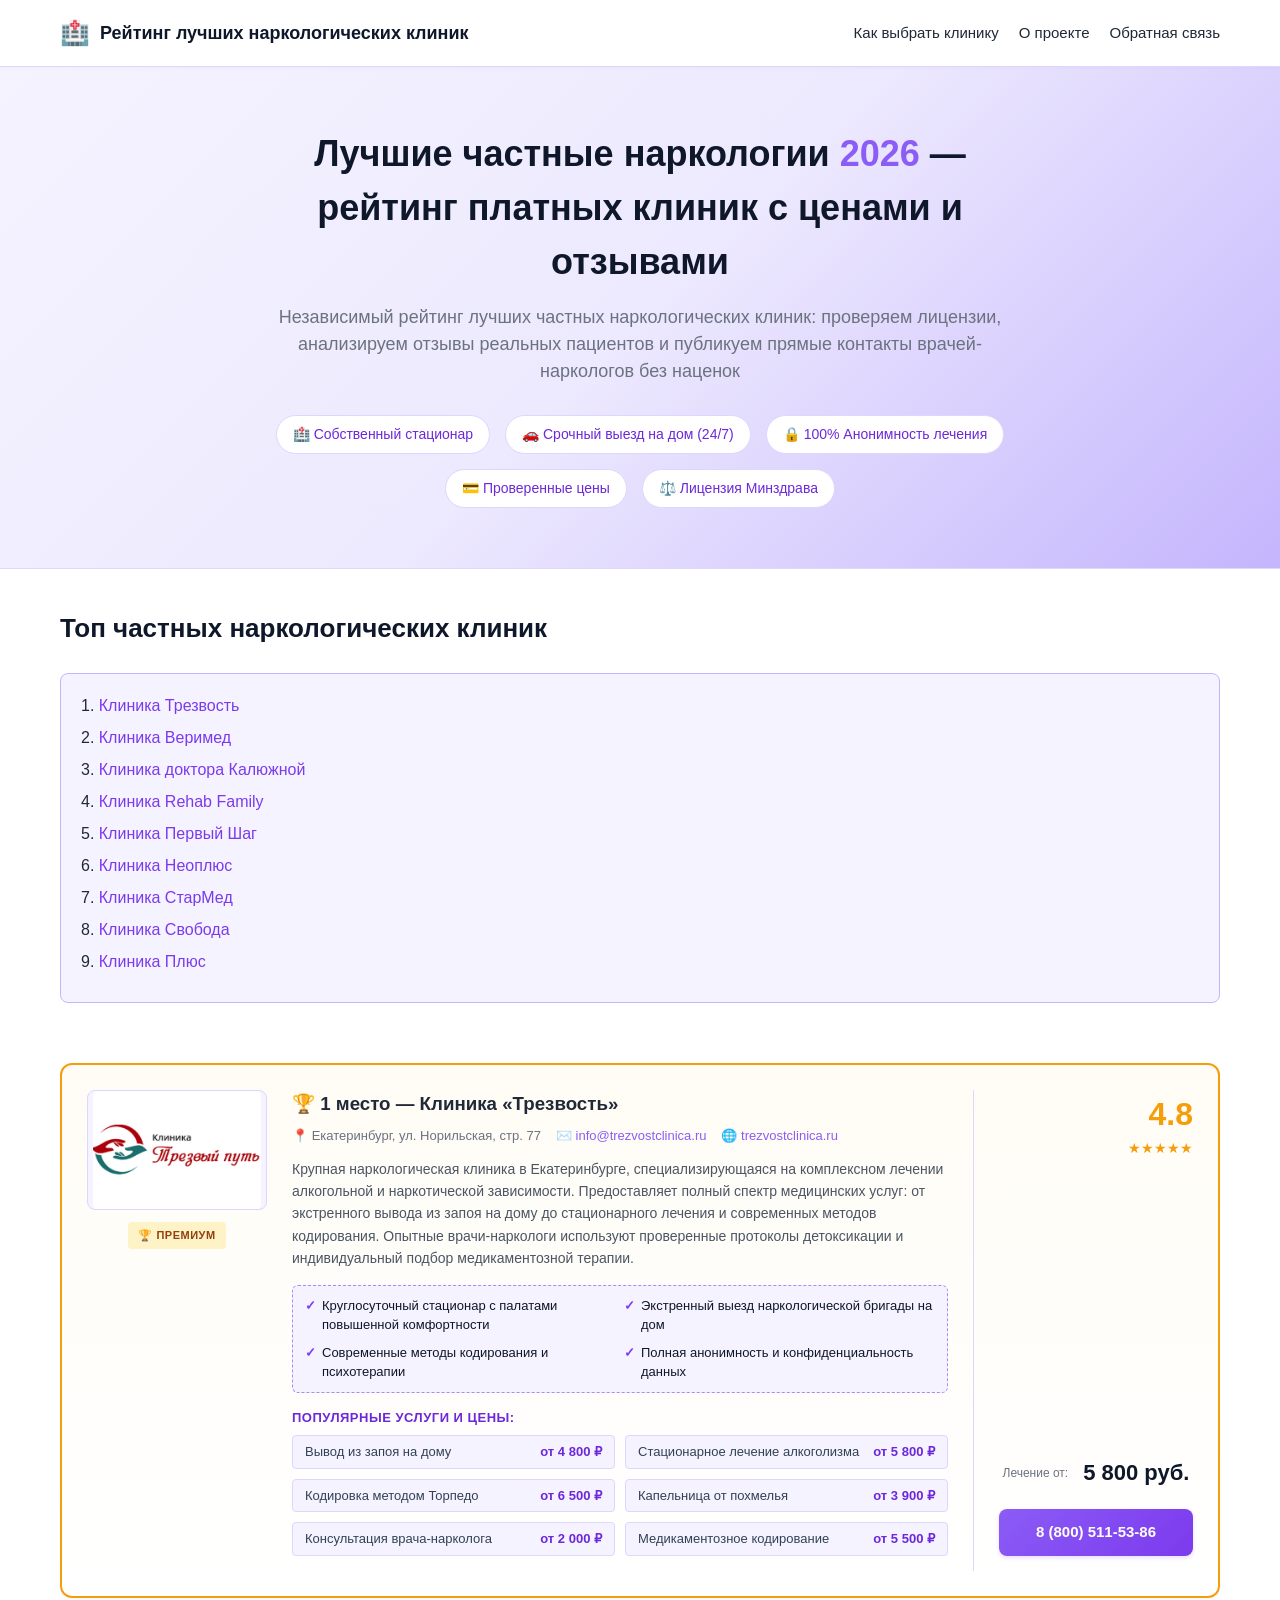
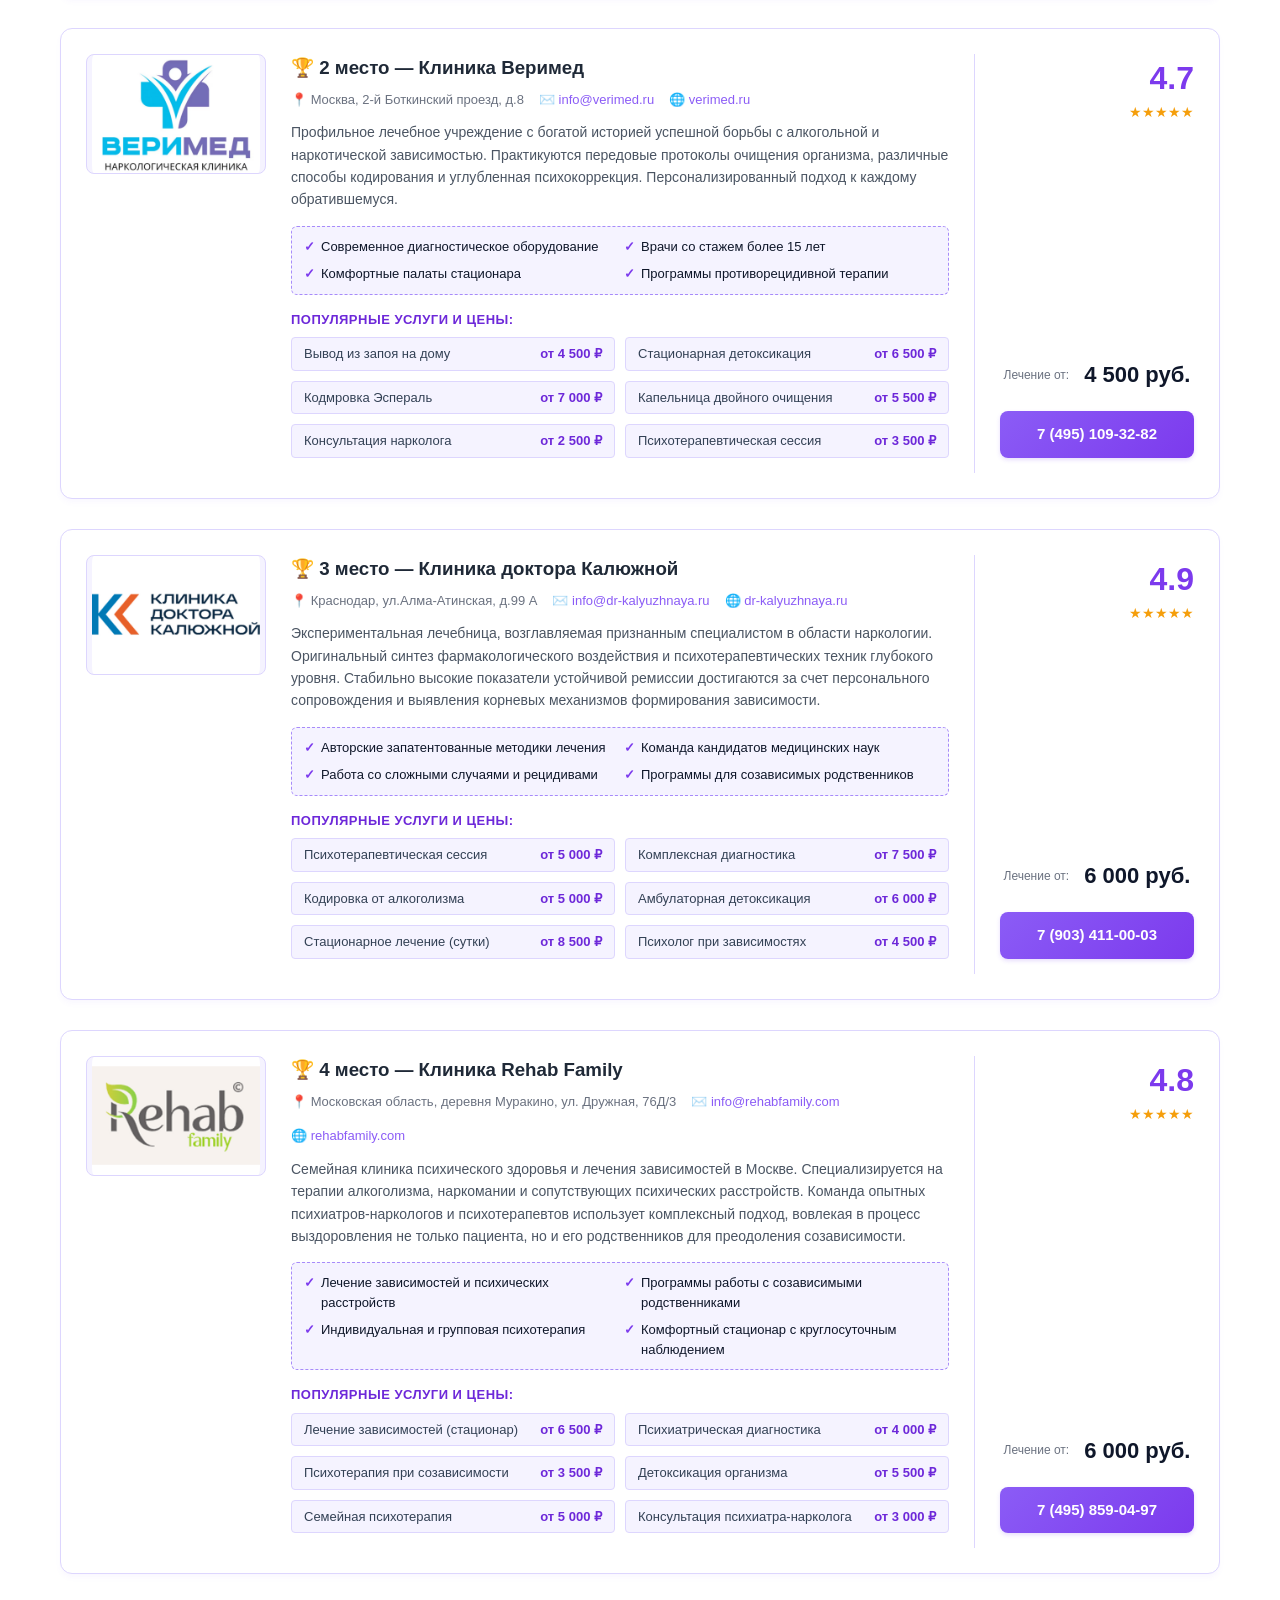
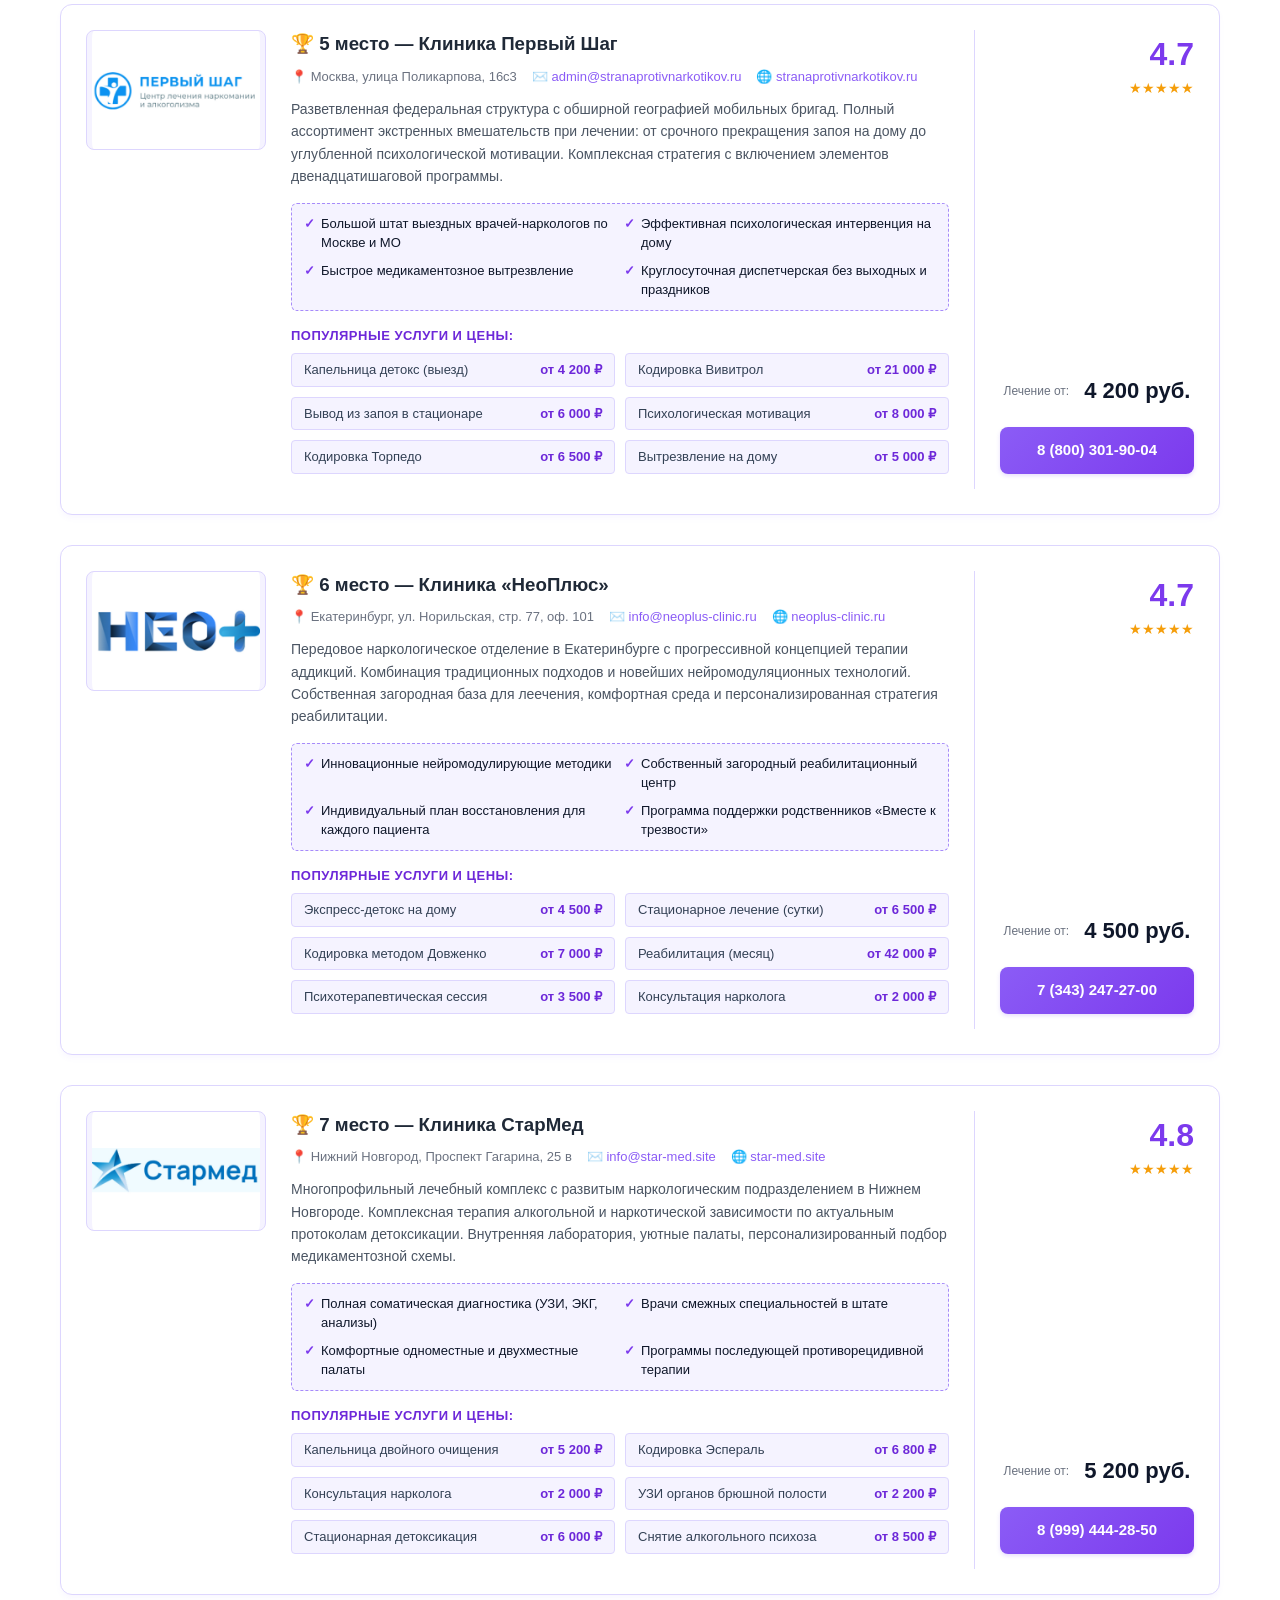
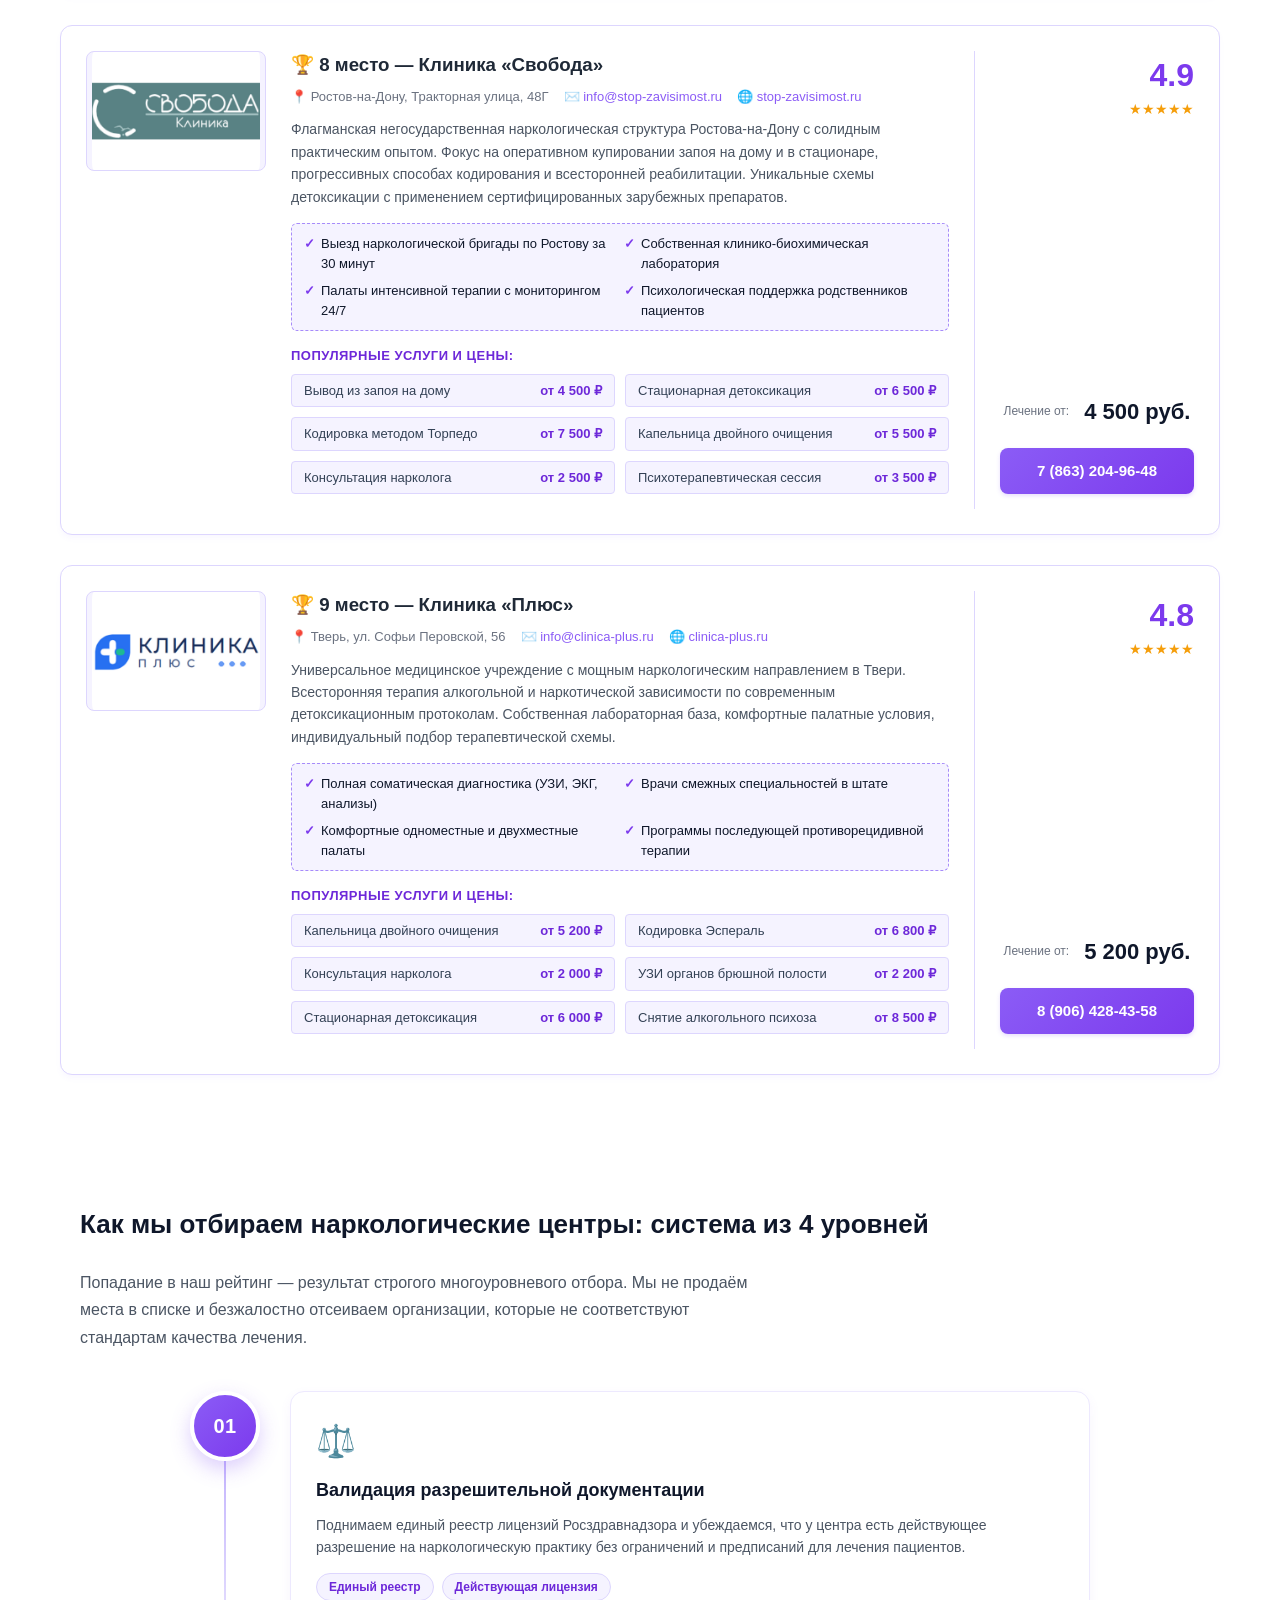
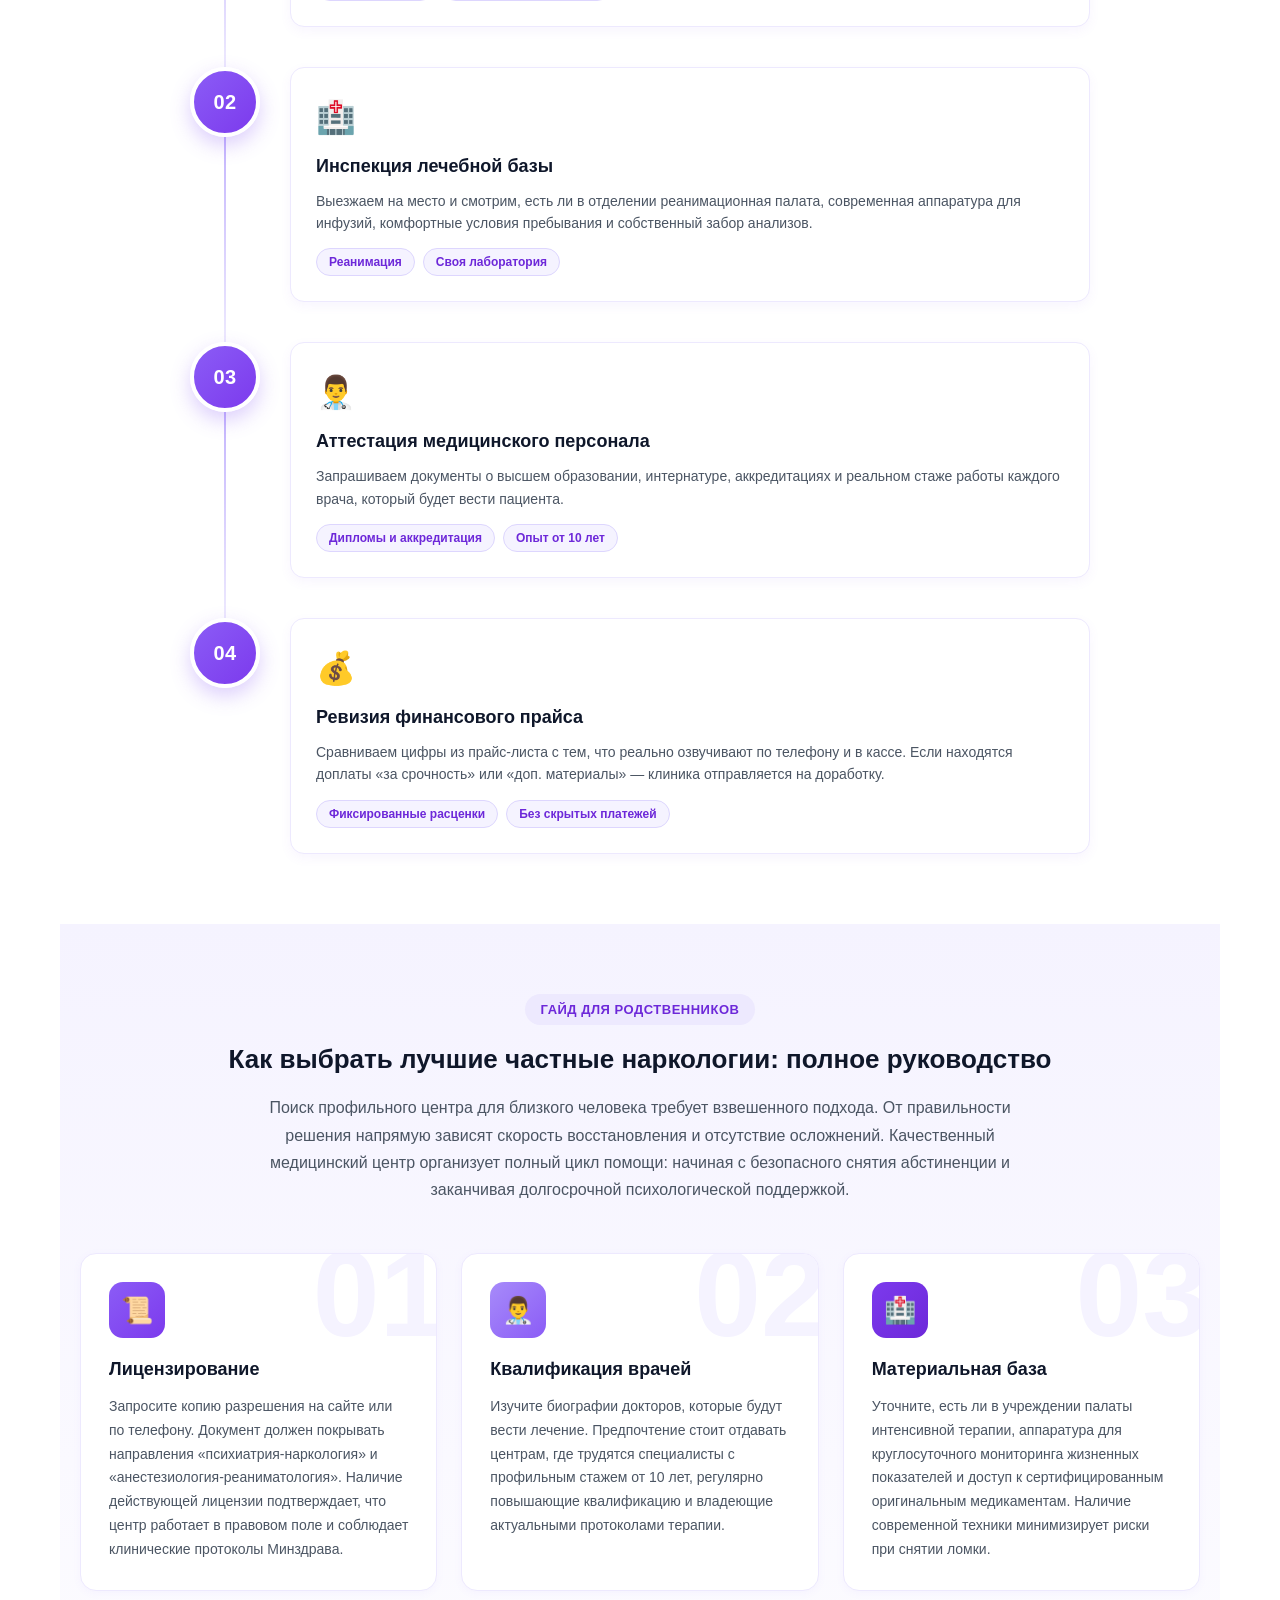
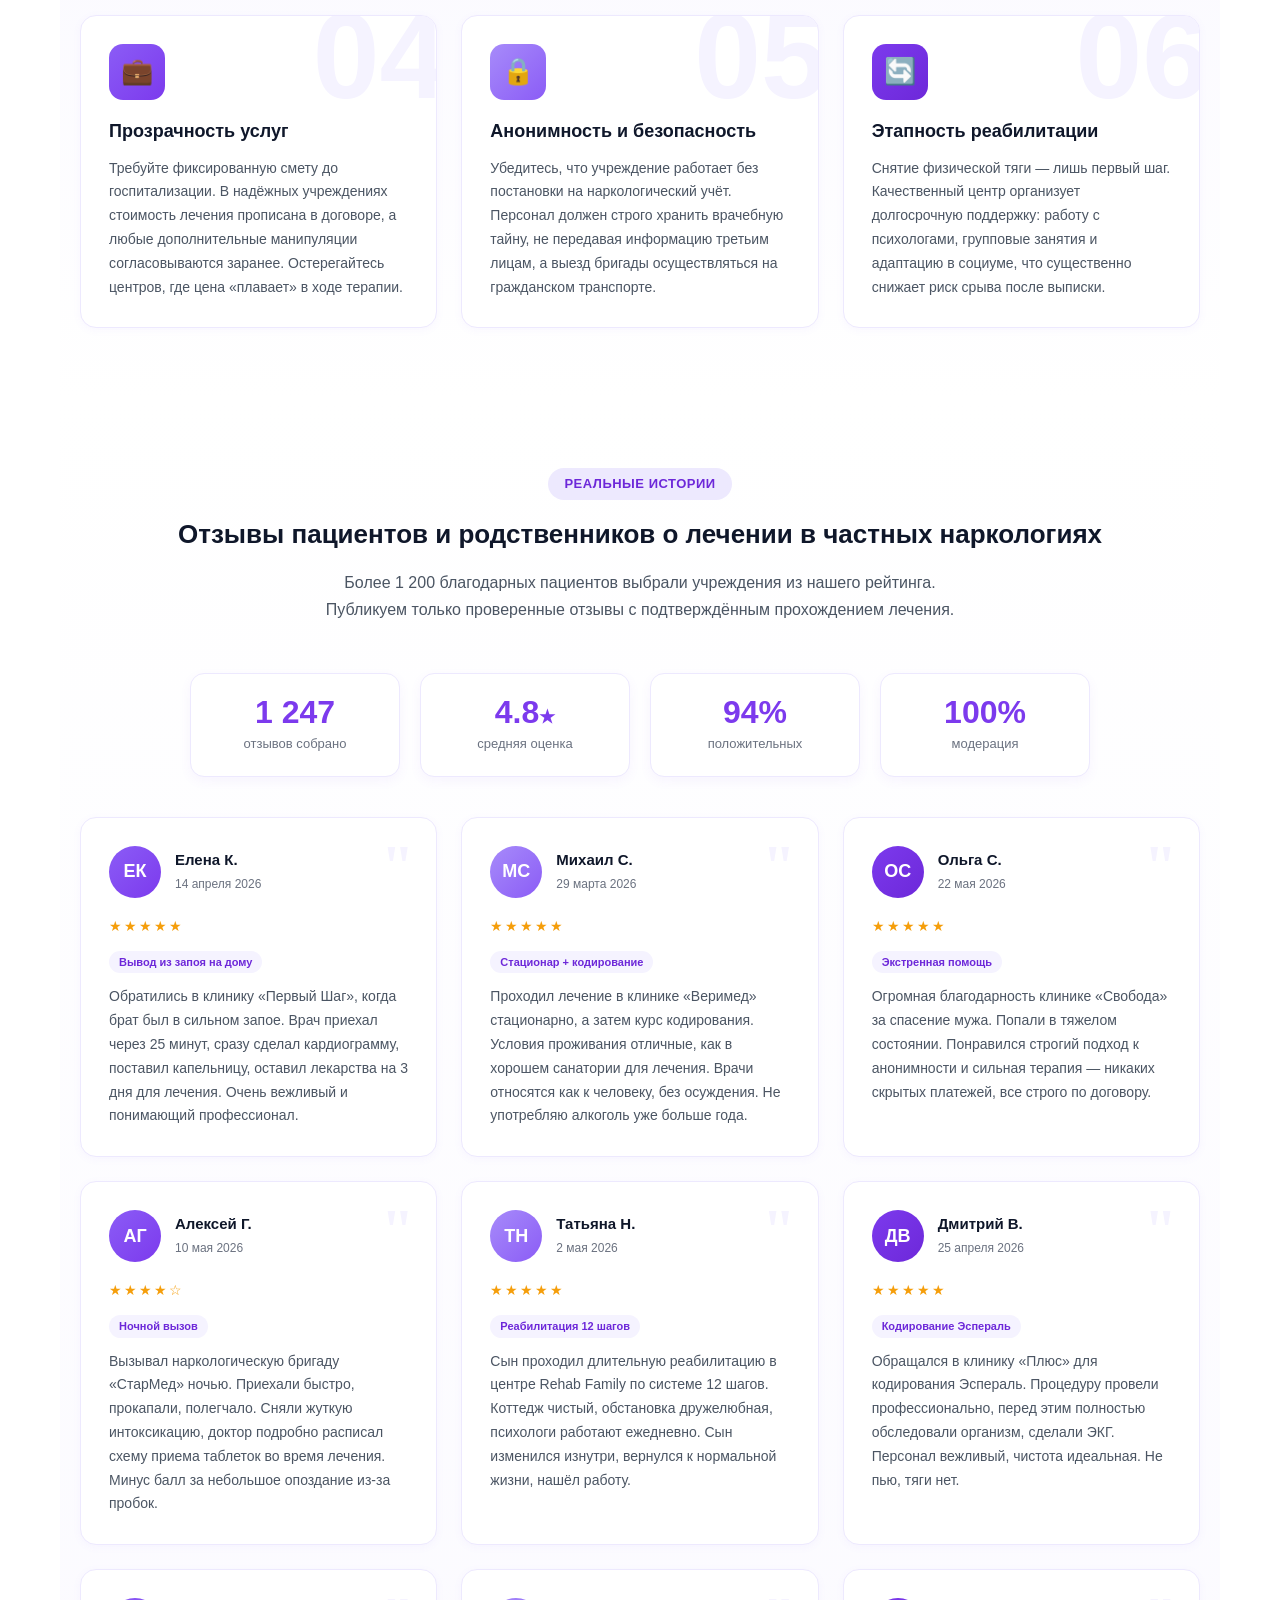
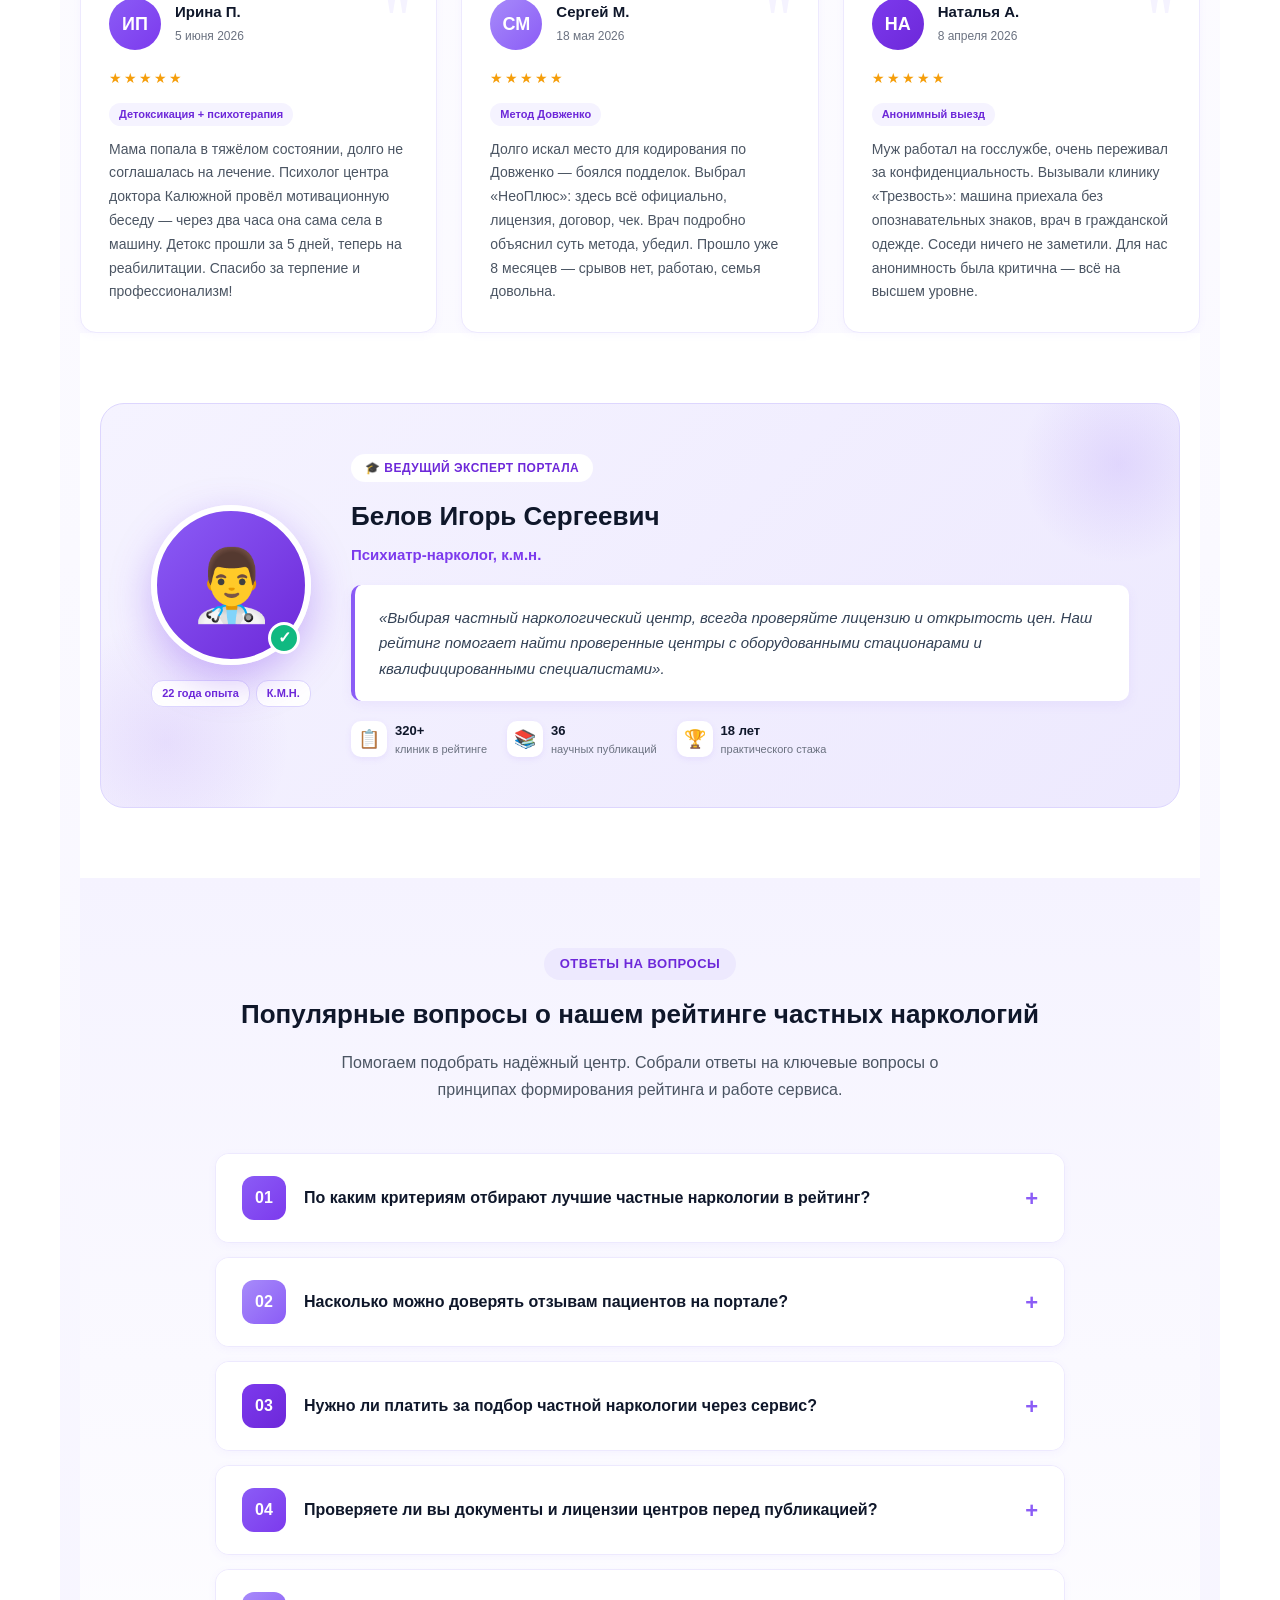
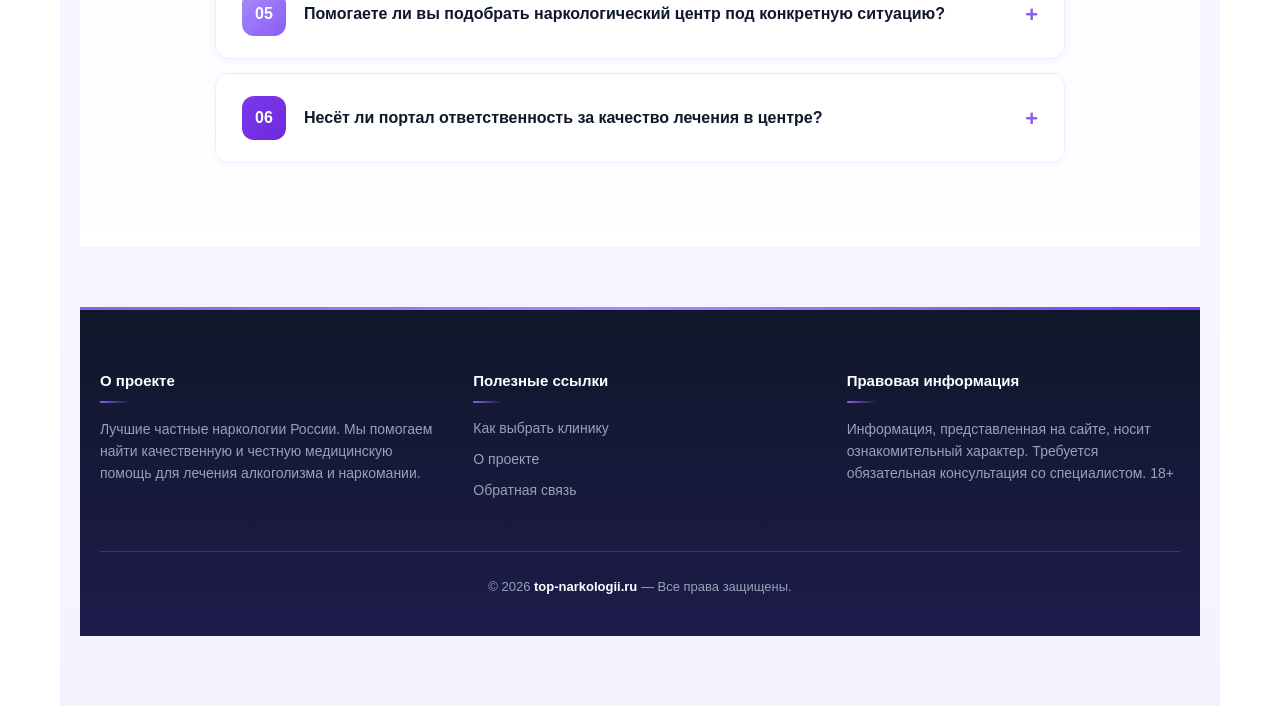
<file: index.html>
<!DOCTYPE html>
<html lang="ru">

<head>
  <meta charset="UTF-8">
  <meta name="viewport" content="width=device-width, initial-scale=1.0">
  <title>Лучшие частные наркологии России 2026: рейтинг платных клиник с ценами и отзывами — top-narkologii.ru</title>
  <meta name="description"
    content="Лучшие частные наркологии России в 2026 году. Рейтинг платных клиник с ценами, адресами и реальными отзывами пациентов. Анонимное лечение алкоголизма и наркомании, выезд нарколога на дом 24/7.">
  <link rel="canonical" href="https://top-narkologii.ru/">
  <meta property="og:title" content="Лучшие частные наркологии России 2026 — top-narkologii.ru">
  <meta property="og:description"
    content="Лучшие частные наркологии России. Рейтинг платных клиник с ценами, отзывами и адресами.">
  <meta property="og:type" content="website">
  <meta property="og:url" content="https://top-narkologii.ru/">
  <meta property="og:site_name" content="top-narkologii.ru">
  <meta property="og:locale" content="ru_RU">
  <link rel="stylesheet" href="./css/heder.css">
  <link rel="stylesheet" href="./css/главная.css">
  <link rel="stylesheet" href="./css/footer.css">
  <!-- Микроразметка: Организация (сайт) -->
  <script type="application/ld+json">
{
"@context": "https://schema.org",
"@type": "Organization",
"name": "top-narkologii.ru",
"url": "https://top-narkologii.ru/",
"description": "Лучшие частные наркологии Москвы — независимый рейтинг платных клиник 2026",
"inLanguage": "ru",
"sameAs": []
}
</script>
  <!-- Микроразметка: WebSite с SearchAction -->
  <script type="application/ld+json">
{
"@context": "https://schema.org",
"@type": "WebSite",
"name": "top-narkologii.ru",
"url": "https://top-narkologii.ru/",
"potentialAction": {
"@type": "SearchAction",
"target": "https://top-narkologii.ru/?s={search_term_string}",
"query-input": "required name=search_term_string"
}
}
</script>
  <!-- Микроразметка: BreadcrumbList -->
  <script type="application/ld+json">
{
"@context": "https://schema.org",
"@type": "BreadcrumbList",
"itemListElement": [
{
"@type": "ListItem",
"position": 1,
"name": "Главная",
"item": "https://top-narkologii.ru/"
},
{
"@type": "ListItem",
"position": 2,
"name": "Лучшие частные наркологии Москвы 2026",
"item": "https://top-narkologii.ru/#catalog"
}
]
}
</script>
  <!-- Микроразметка: ItemList (рейтинг клиник) -->
  <script type="application/ld+json">
{
"@context": "https://schema.org",
"@type": "ItemList",
"name": "Рейтинг лучших наркологических клиник России 2026",
"description": "Независимый рейтинг лучших наркологических клиник России на основе аудита лицензий, отзывов и инфраструктуры",
"numberOfItems": 9,
"itemListElement": [
{
"@type": "ListItem",
"position": 1,
"item": {
"@type": "MedicalBusiness",
"name": "Клиника Трезвость",
"image": "https://top-narkologii.ru/logo/trezvostclinica.jpg",
"url": "https://trezvostclinica.ru/",
"telephone": "+7-800-511-53-86",
"email": "info@trezvostclinica.ru",
"address": {
"@type": "PostalAddress",
"streetAddress": "ул. Норильская, стр. 77",
"addressLocality": "Екатеринбург",
"addressCountry": "RU"
},
"aggregateRating": {
"@type": "AggregateRating",
"ratingValue": "4.8",
"reviewCount": "127",
"bestRating": "5"
},
"priceRange": "от 5 800 руб."
}
},
{
"@type": "ListItem",
"position": 2,
"item": {
"@type": "MedicalBusiness",
"name": "Клиника Веримед",
"image": "https://top-narkologii.ru/logo/verimed.jpg",
"url": "https://verimed.ru/",
"telephone": "+7-495-109-32-82",
"email": "info@verimed.ru",
"address": {
"@type": "PostalAddress",
"streetAddress": "2-й Боткинский проезд, д.8",
"addressLocality": "Москва",
"addressCountry": "RU"
},
"aggregateRating": {
"@type": "AggregateRating",
"ratingValue": "4.7",
"reviewCount": "98",
"bestRating": "5"
},
"priceRange": "от 4 500 руб."
}
},
{
"@type": "ListItem",
"position": 3,
"item": {
"@type": "MedicalBusiness",
"name": "Клиника доктора Калюжной",
"image": "https://top-narkologii.ru/logo/dr-kalyuzhnaya.jpg",
"url": "https://dr-kalyuzhnaya.ru/",
"telephone": "+7-903-411-00-03",
"email": "info@dr-kalyuzhnaya.ru",
"address": {
"@type": "PostalAddress",
"streetAddress": "ул. Алма-Атинская, д.99 А",
"addressLocality": "Краснодар",
"addressCountry": "RU"
},
"aggregateRating": {
"@type": "AggregateRating",
"ratingValue": "4.9",
"reviewCount": "156",
"bestRating": "5"
},
"priceRange": "от 6 000 руб."
}
},
{
"@type": "ListItem",
"position": 4,
"item": {
"@type": "MedicalBusiness",
"name": "Клиника Rehab Family",
"image": "https://top-narkologii.ru/logo/rehabfamily.jpg",
"url": "https://rehabfamily.com/",
"telephone": "+7-495-859-04-97",
"email": "info@rehabfamily.com",
"address": {
"@type": "PostalAddress",
"streetAddress": "деревня Муракино, ул. Дружная, 76Д/3",
"addressLocality": "Московская область",
"addressCountry": "RU"
},
"aggregateRating": {
"@type": "AggregateRating",
"ratingValue": "4.8",
"reviewCount": "89",
"bestRating": "5"
},
"priceRange": "от 6 000 руб."
}
},
{
"@type": "ListItem",
"position": 5,
"item": {
"@type": "MedicalBusiness",
"name": "Клиника Первый Шаг",
"image": "https://top-narkologii.ru/logo/stranaprotivnarkotikov.jpg",
"url": "https://stranaprotivnarkotikov.ru/",
"telephone": "+7-800-301-90-04",
"email": "admin@stranaprotivnarkotikov.ru",
"address": {
"@type": "PostalAddress",
"streetAddress": "улица Поликарпова, 16с3",
"addressLocality": "Москва",
"addressCountry": "RU"
},
"aggregateRating": {
"@type": "AggregateRating",
"ratingValue": "4.7",
"reviewCount": "112",
"bestRating": "5"
},
"priceRange": "от 4 200 руб."
}
},
{
"@type": "ListItem",
"position": 6,
"item": {
"@type": "MedicalBusiness",
"name": "Клиника Неоплюс",
"image": "https://top-narkologii.ru/logo/neoplus-clinic.jpg",
"url": "https://neoplus-clinic.ru/",
"telephone": "+7-343-247-27-00",
"email": "info@neoplus-clinic.ru",
"address": {
"@type": "PostalAddress",
"streetAddress": "ул. Норильская, стр. 77, оф. 101",
"addressLocality": "Екатеринбург",
"addressCountry": "RU"
},
"aggregateRating": {
"@type": "AggregateRating",
"ratingValue": "4.7",
"reviewCount": "76",
"bestRating": "5"
},
"priceRange": "от 4 500 руб."
}
},
{
"@type": "ListItem",
"position": 7,
"item": {
"@type": "MedicalBusiness",
"name": "Клиника СтарМед",
"image": "https://top-narkologii.ru/logo/star-med.jpg",
"url": "https://star-med.site/",
"telephone": "+7-999-444-28-50",
"email": "info@star-med.site",
"address": {
"@type": "PostalAddress",
"streetAddress": "Проспект Гагарина, 25 в",
"addressLocality": "Нижний Новгород",
"addressCountry": "RU"
},
"aggregateRating": {
"@type": "AggregateRating",
"ratingValue": "4.8",
"reviewCount": "64",
"bestRating": "5"
},
"priceRange": "от 5 200 руб."
}
},
{
"@type": "ListItem",
"position": 8,
"item": {
"@type": "MedicalBusiness",
"name": "Клиника Свобода",
"image": "https://top-narkologii.ru/logo/stop-zavisimost.jpg",
"url": "https://stop-zavisimost.ru/",
"telephone": "+7-863-204-96-48",
"email": "info@stop-zavisimost.ru",
"address": {
"@type": "PostalAddress",
"streetAddress": "Тракторная улица, 48Г",
"addressLocality": "Ростов-на-Дону",
"addressCountry": "RU"
},
"aggregateRating": {
"@type": "AggregateRating",
"ratingValue": "4.9",
"reviewCount": "143",
"bestRating": "5"
},
"priceRange": "от 4 500 руб."
}
},
{
"@type": "ListItem",
"position": 9,
"item": {
"@type": "MedicalBusiness",
"name": "Клиника Плюс",
"image": "https://top-narkologii.ru/logo/clinica-plus.jpg",
"url": "https://clinica-plus.ru/",
"telephone": "+7-906-428-43-58",
"email": "info@clinica-plus.ru",
"address": {
"@type": "PostalAddress",
"streetAddress": "ул. Софьи Перовской, 56",
"addressLocality": "Тверь",
"addressCountry": "RU"
},
"aggregateRating": {
"@type": "AggregateRating",
"ratingValue": "4.8",
"reviewCount": "87",
"bestRating": "5"
},
"priceRange": "от 5 200 руб."
}
}
]
}
</script>
  <!-- Микроразметка: FAQPage -->
  <script type="application/ld+json">
{
"@context": "https://schema.org",
"@type": "FAQPage",
"mainEntity": [
{
"@type": "Question",
"name": "По каким критериям отбирают лучшие частные наркологии?",
"acceptedAnswer": {
"@type": "Answer",
"text": "Мы оцениваем центры по 5 ключевым параметрам: наличие действующей медицинской лицензии, квалификация штатных врачей, прозрачность цен, реальная репутация (анализ независимых отзывов) и соблюдение принципов доказательной медицины. Центры, уличенные в обмане или использовании запрещенных методов, в рейтинг не допускаются."
}
},
{
"@type": "Question",
"name": "Можно ли доверять отзывам пациентов на вашем сайте?",
"acceptedAnswer": {
"@type": "Answer",
"text": "Мы проводим строгую модерацию отзывов. Публикуются только развернутые мнения, прошедшие проверку на уникальность. Мы удаляем откровенно заказные хвалебные тексты и немотивированный негатив от конкурентов. Кроме того, мы сверяем информацию с независимыми площадками (ПроДокторов, Яндекс.Карты, 2ГИС)."
}
},
{
"@type": "Question",
"name": "Платно ли пользоваться сервисом подбора частной наркологии?",
"acceptedAnswer": {
"@type": "Answer",
"text": "Нет, наш сервис полностью бесплатен для пациентов и их родственников. Вы можете изучить рейтинг, сравнить цены и получить консультацию нашего координатора без каких-либо комиссий. Цены в клиниках для вас остаются такими же, как при прямом обращении (или ниже, за счет наших партнерских программ)."
}
},
{
"@type": "Question",
"name": "Проверяете ли вы документы клиник перед добавлением в рейтинг?",
"acceptedAnswer": {
"@type": "Answer",
"text": "Да, это обязательный этап. Наши эксперты проверяют наличие действующей лицензии на сайте Росздравнадзора, сверяют юридический адрес с фактическим, а также проверяем наличие в штате сертифицированных врачей-наркологов и психиатров. Если лицензия аннулирована, клиника немедленно удаляется из рейтинга."
}
},
{
"@type": "Question",
"name": "Можете ли вы помочь подобрать частную наркологическую клинику под мою ситуацию?",
"acceptedAnswer": {
"@type": "Answer",
"text": "Да, наши координаторы бесплатно и анонимно проконсультируют вас по телефону. Мы учтем ваш бюджет, город, тяжесть состояния пациента и необходимость специфических услуг (например, детокс на дому или закрытый стационар), чтобы предложить 2–3 наиболее подходящих варианта из нашего рейтинга."
}
},
{
"@type": "Question",
"name": "Несете ли вы ответственность за качество лечения в клинике?",
"acceptedAnswer": {
"@type": "Answer",
"text": "Наш портал является информационным агрегатором. Договор на оказание медицинских услуг вы заключаете напрямую с выбранной клиникой, и она несет полную юридическую ответственность за результат. Однако мы ведем постоянный мониторинг: при поступлении систематических обоснованных жалоб мы проводим внутреннюю проверку и исключаем клинику из рейтинга."
}
}
]
}
</script>
  <!-- Микроразметка: MedicalOrganization (общая для сайта) -->
  <script type="application/ld+json">
{
"@context": "https://schema.org",
"@type": "MedicalOrganization",
"name": "top-narkologii.ru",
"url": "https://top-narkologii.ru/",
"medicalSpecialty": "Nursing",
"description": "Лучшие частные наркологии России — независимый рейтинг платных клиник"
}
</script>
</head>

<body itemscope itemtype="https://schema.org/WebPage">
  <meta itemprop="name" content="Лучшие частные наркологии России 2026">
  <meta itemprop="description"
    content="Лучшие частные наркологии России в 2026 году. Рейтинг платных клиник с ценами, адресами и реальными отзывами пациентов.">
  <meta itemprop="inLanguage" content="ru">
  <header class="header" itemscope itemtype="https://schema.org/WPHeader">
    <div class="header__wrapper">
      <div class="header__container">
        <a href="https://top-narkologii.ru/" class="logo" itemprop="url">
          <span style="font-size: 24px;">🏥</span>
          <strong style="font-size: 18px; color: #0f172a;" itemprop="name">Рейтинг лучших наркологических
            клиник</strong>
        </a>
      </div>
      <nav class="header__menu" itemscope itemtype="https://schema.org/SiteNavigationElement">
        <ul class="header__links-list">
          <li><a href="./pages/kak-vibrat-kliniky.html">Как выбрать клинику</a></li>
          <li><a href="./pages/o-nas.html">О проекте</a></li>
          <li><a href="./pages/contacts.html">Обратная связь</a></li>
        </ul>
      </nav>
    </div>
  </header>
  <main itemprop="mainContentOfPage">
    <section class="intro">
      <div class="intro__container">
        <h1 class="intro__title">Лучшие частные наркологии <span>2026</span> — рейтинг платных клиник с ценами и
          отзывами
        </h1>
        <p class="intro__subtitle">Независимый рейтинг лучших частных наркологических клиник: проверяем лицензии,
          анализируем
          отзывы реальных пациентов и публикуем прямые контакты врачей-наркологов без наценок</p>
        <div class="intro__advs">
          <div class="intro__adv">🏥 Собственный стационар</div>
          <div class="intro__adv">🚗 Срочный выезд на дом (24/7)</div>
          <div class="intro__adv">🔒 100% Анонимность лечения</div>
          <div class="intro__adv">💳 Проверенные цены</div>
          <div class="intro__adv">⚖️ Лицензия Минздрава</div>
        </div>
      </div>
    </section>
    <section class="catalog-filters" id="catalog">
      <div class="container">
        <h2 class="section-title">Топ частных наркологических клиник</h2>
        <ol
          style="background: #f5f3ff; padding: 20px; border-radius: 8px; margin-bottom: 30px; list-style-position: inside; border: 1px solid #c4b5fd;">
          <li style="margin-bottom: 8px;"><a href="https://trezvostclinica.ru/" target="_blank" rel="nofollow noopener"
              style="color: #7c3aed; text-decoration: none; font-weight: 500;">Клиника Трезвость</a></li>
          <li style="margin-bottom: 8px;"><a href="https://verimed.ru/" target="_blank" rel="nofollow noopener"
              style="color: #7c3aed; text-decoration: none; font-weight: 500;">Клиника Веримед</a></li>
          <li style="margin-bottom: 8px;"><a href="https://dr-kalyuzhnaya.ru/" target="_blank" rel="nofollow noopener"
              style="color: #7c3aed; text-decoration: none; font-weight: 500;">Клиника доктора Калюжной</a></li>
          <li style="margin-bottom: 8px;"><a href="https://rehabfamily.com/" target="_blank" rel="nofollow noopener"
              style="color: #7c3aed; text-decoration: none; font-weight: 500;">Клиника Rehab Family</a></li>
          <li style="margin-bottom: 8px;"><a href="https://stranaprotivnarkotikov.ru/" target="_blank"
              rel="nofollow noopener" style="color: #7c3aed; text-decoration: none; font-weight: 500;">Клиника Первый
              Шаг</a></li>
          <li style="margin-bottom: 8px;"><a href="https://neoplus-clinic.ru/" target="_blank" rel="nofollow noopener"
              style="color: #7c3aed; text-decoration: none; font-weight: 500;">Клиника Неоплюс</a></li>
          <li style="margin-bottom: 8px;"><a href="https://star-med.site/" target="_blank" rel="nofollow noopener"
              style="color: #7c3aed; text-decoration: none; font-weight: 500;">Клиника СтарМед</a></li>
          <li style="margin-bottom: 8px;"><a href="https://stop-zavisimost.ru/" target="_blank" rel="nofollow noopener"
              style="color: #7c3aed; text-decoration: none; font-weight: 500;">Клиника Свобода</a></li>
          <li style="margin-bottom: 8px;"><a href="https://clinica-plus.ru/" target="_blank" rel="nofollow noopener"
              style="color: #7c3aed; text-decoration: none; font-weight: 500;">Клиника Плюс</a></li>
        </ol>
        <div class="rating-list">
          <!-- Клиника 1: Трезвость Клиника -->
          <article class="clinic-card clinic-card--premium" id="clinic-1" itemscope
            itemtype="https://schema.org/MedicalBusiness">
            <meta itemprop="url" content="https://trezvostclinica.ru/">
            <div class="clinic-card__logo">
              <img src="./logo/trezvostclinica.jpg" alt="Клиника Трезвость — наркологический центр в Екатеринбурге"
                class="clinic-card-img-stub" itemprop="image"
                style="width: 100%; height: 120px; object-fit: cover; border-radius: 8px;">
              <div class="clinic-card__badge" style="background: #fef3c7; color: #92400e;">🏆 Премиум</div>
            </div>
            <div class="clinic-card__info">
              <h3 itemprop="name">🏆 1 место — Клиника «Трезвость»</h3>
              <div class="clinic-card__meta">
                <span itemprop="address" itemscope itemtype="https://schema.org/PostalAddress">📍 <span
                    itemprop="addressLocality">Екатеринбург</span>, <span itemprop="streetAddress">ул. Норильская, стр.
                    77</span></span>
                <span>✉️ <a href="mailto:info@trezvostclinica.ru" itemprop="email">info@trezvostclinica.ru</a></span>
                <span>🌐 <a href="https://trezvostclinica.ru/" itemprop="url" target="_blank"
                    rel="nofollow noopener">trezvostclinica.ru</a></span>
              </div>
              <p class="clinic-card__descr" itemprop="description">Крупная наркологическая клиника в Екатеринбурге,
                специализирующаяся на комплексном лечении алкогольной и наркотической зависимости. Предоставляет полный
                спектр
                медицинских услуг: от экстренного вывода из запоя на дому до стационарного лечения и современных методов
                кодирования. Опытные врачи-наркологи используют проверенные протоколы детоксикации и индивидуальный
                подбор
                медикаментозной терапии.</p>
              <div class="clinic-card__advantages">
                <div class="advantage-item">Круглосуточный стационар с палатами повышенной комфортности</div>
                <div class="advantage-item">Экстренный выезд наркологической бригады на дом</div>
                <div class="advantage-item">Современные методы кодирования и психотерапии</div>
                <div class="advantage-item">Полная анонимность и конфиденциальность данных</div>
              </div>
              <div class="clinic-card__services">
                <div class="clinic-card__services-title">Популярные услуги и цены:</div>
                <div class="clinic-card__services-list">
                  <div class="service-row" itemprop="makesOffer" itemscope itemtype="https://schema.org/Offer">
                    <span class="service-name" itemprop="name">Вывод из запоя на дому</span>
                    <span class="service-price" itemprop="price">от 4 800 ₽</span>
                    <meta itemprop="priceCurrency" content="RUB">
                  </div>
                  <div class="service-row" itemprop="makesOffer" itemscope itemtype="https://schema.org/Offer">
                    <span class="service-name" itemprop="name">Стационарное лечение алкоголизма</span>
                    <span class="service-price" itemprop="price">от 5 800 ₽</span>
                    <meta itemprop="priceCurrency" content="RUB">
                  </div>
                  <div class="service-row" itemprop="makesOffer" itemscope itemtype="https://schema.org/Offer">
                    <span class="service-name" itemprop="name">Кодировка методом Торпедо</span>
                    <span class="service-price" itemprop="price">от 6 500 ₽</span>
                    <meta itemprop="priceCurrency" content="RUB">
                  </div>
                  <div class="service-row" itemprop="makesOffer" itemscope itemtype="https://schema.org/Offer">
                    <span class="service-name" itemprop="name">Капельница от похмелья</span>
                    <span class="service-price" itemprop="price">от 3 900 ₽</span>
                    <meta itemprop="priceCurrency" content="RUB">
                  </div>
                  <div class="service-row" itemprop="makesOffer" itemscope itemtype="https://schema.org/Offer">
                    <span class="service-name" itemprop="name">Консультация врача-нарколога</span>
                    <span class="service-price" itemprop="price">от 2 000 ₽</span>
                    <meta itemprop="priceCurrency" content="RUB">
                  </div>
                  <div class="service-row" itemprop="makesOffer" itemscope itemtype="https://schema.org/Offer">
                    <span class="service-name" itemprop="name">Медикаментозное кодирование</span>
                    <span class="service-price" itemprop="price">от 5 500 ₽</span>
                    <meta itemprop="priceCurrency" content="RUB">
                  </div>
                </div>
              </div>
            </div>
            <div class="clinic-card__rating-block">
              <div class="rating-box">
                <div class="rating-value" itemprop="aggregateRating" itemscope
                  itemtype="https://schema.org/AggregateRating">
                  <span itemprop="ratingValue">4.8</span>
                  <meta itemprop="reviewCount" content="127">
                  <meta itemprop="bestRating" content="5">
                </div>
                <div class="rating-stars">★★★★★</div>
              </div>
              <div class="price-box" style="margin-bottom: 15px; flex-direction: column; display: flex; gap: 20px;">
                <div style="display: flex; gap: 15px; align-items: center; justify-content: center;">
                  <span style="font-size: 12px; color: #6b7280;">Лечение от:</span>
                  <div class="price-value micro-organization-price"
                    style="font-size: 22px; font-weight: 700; color: #0f172a;">5
                    800 руб.</div>
                </div>
                <a href="tel:+78005115386" class="primary-button micro-organization-phone" itemprop="telephone"
                  style="background: linear-gradient(135deg, #8b5cf6, #7c3aed); text-align: center; color: #ffffff; text-decoration: none; display: block; padding: 12px 20px; border-radius: 8px; font-weight: 600; font-size: 15px;">
                  8 (800) 511-53-86
                </a>
              </div>
            </div>
          </article>
          <!-- Клиника 2: Веримед -->
          <article class="clinic-card" id="clinic-2" itemscope itemtype="https://schema.org/MedicalBusiness">
            <meta itemprop="url" content="https://verimed.ru/">
            <div class="clinic-card__logo">
              <img src="./logo/verimed.jpg" alt="Клиника Веримед — наркологический центр в Москве"
                class="clinic-card-img-stub" itemprop="image"
                style="width: 100%; height: 120px; object-fit: cover; border-radius: 8px;">
            </div>
            <div class="clinic-card__info">
              <h3 itemprop="name">🏆 2 место — Клиника Веримед</h3>
              <div class="clinic-card__meta">
                <span itemprop="address" itemscope itemtype="https://schema.org/PostalAddress">📍 <span
                    itemprop="addressLocality">Москва</span>, <span itemprop="streetAddress">2-й Боткинский проезд,
                    д.8</span></span>
                <span>✉️ <a href="mailto:info@verimed.ru" itemprop="email">info@verimed.ru</a></span>
                <span>🌐 <a href="https://verimed.ru/" itemprop="url" target="_blank"
                    rel="nofollow noopener">verimed.ru</a></span>
              </div>
              <p class="clinic-card__descr" itemprop="description">Профильное лечебное учреждение с богатой историей
                успешной
                борьбы с алкогольной и наркотической зависимостью. Практикуются передовые протоколы очищения организма,
                различные способы кодирования и углубленная психокоррекция. Персонализированный подход к каждому
                обратившемуся.
              </p>
              <div class="clinic-card__advantages">
                <div class="advantage-item">Современное диагностическое оборудование</div>
                <div class="advantage-item">Врачи со стажем более 15 лет</div>
                <div class="advantage-item">Комфортные палаты стационара</div>
                <div class="advantage-item">Программы противорецидивной терапии</div>
              </div>
              <div class="clinic-card__services">
                <div class="clinic-card__services-title">Популярные услуги и цены:</div>
                <div class="clinic-card__services-list">
                  <div class="service-row" itemprop="makesOffer" itemscope itemtype="https://schema.org/Offer">
                    <span class="service-name" itemprop="name">Вывод из запоя на дому</span>
                    <span class="service-price" itemprop="price">от 4 500 ₽</span>
                    <meta itemprop="priceCurrency" content="RUB">
                  </div>
                  <div class="service-row" itemprop="makesOffer" itemscope itemtype="https://schema.org/Offer">
                    <span class="service-name" itemprop="name">Стационарная детоксикация</span>
                    <span class="service-price" itemprop="price">от 6 500 ₽</span>
                    <meta itemprop="priceCurrency" content="RUB">
                  </div>
                  <div class="service-row" itemprop="makesOffer" itemscope itemtype="https://schema.org/Offer">
                    <span class="service-name" itemprop="name">Кодмровка Эспераль</span>
                    <span class="service-price" itemprop="price">от 7 000 ₽</span>
                    <meta itemprop="priceCurrency" content="RUB">
                  </div>
                  <div class="service-row" itemprop="makesOffer" itemscope itemtype="https://schema.org/Offer">
                    <span class="service-name" itemprop="name">Капельница двойного очищения</span>
                    <span class="service-price" itemprop="price">от 5 500 ₽</span>
                    <meta itemprop="priceCurrency" content="RUB">
                  </div>
                  <div class="service-row" itemprop="makesOffer" itemscope itemtype="https://schema.org/Offer">
                    <span class="service-name" itemprop="name">Консультация нарколога</span>
                    <span class="service-price" itemprop="price">от 2 500 ₽</span>
                    <meta itemprop="priceCurrency" content="RUB">
                  </div>
                  <div class="service-row" itemprop="makesOffer" itemscope itemtype="https://schema.org/Offer">
                    <span class="service-name" itemprop="name">Психотерапевтическая сессия</span>
                    <span class="service-price" itemprop="price">от 3 500 ₽</span>
                    <meta itemprop="priceCurrency" content="RUB">
                  </div>
                </div>
              </div>
            </div>
            <div class="clinic-card__rating-block">
              <div class="rating-box">
                <div class="rating-value" itemprop="aggregateRating" itemscope
                  itemtype="https://schema.org/AggregateRating">
                  <span itemprop="ratingValue">4.7</span>
                  <meta itemprop="reviewCount" content="98">
                  <meta itemprop="bestRating" content="5">
                </div>
                <div class="rating-stars">★★★★★</div>
              </div>
              <div class="price-box" style="margin-bottom: 15px; flex-direction: column; display: flex; gap: 20px;">
                <div style="display: flex; gap: 15px; align-items: center; justify-content: center;">
                  <span style="font-size: 12px; color: #6b7280;">Лечение от:</span>
                  <div class="price-value micro-organization-price"
                    style="font-size: 22px; font-weight: 700; color: #0f172a;">4
                    500 руб.</div>
                </div>
                <a href="tel:+74951093282" class="primary-button micro-organization-phone" itemprop="telephone"
                  style="background: linear-gradient(135deg, #8b5cf6, #7c3aed); text-align: center; color: #ffffff; text-decoration: none; display: block; padding: 12px 20px; border-radius: 8px; font-weight: 600; font-size: 15px;">
                  7 (495) 109-32-82
                </a>
              </div>
            </div>
          </article>
          <!-- Клиника 3: доктора Калюжной -->
          <article class="clinic-card" id="clinic-3" itemscope itemtype="https://schema.org/MedicalBusiness">
            <meta itemprop="url" content="https://dr-kalyuzhnaya.ru/">
            <div class="clinic-card__logo">
              <img src="./logo/dr-kalyuzhnaya.jpg" alt="Клиника доктора Калюжной — наркологический центр в Краснодаре"
                class="clinic-card-img-stub" itemprop="image"
                style="width: 100%; height: 120px; object-fit: cover; border-radius: 8px;">
            </div>
            <div class="clinic-card__info">
              <h3 itemprop="name">🏆 3 место — Клиника доктора Калюжной</h3>
              <div class="clinic-card__meta">
                <span itemprop="address" itemscope itemtype="https://schema.org/PostalAddress">📍 <span
                    itemprop="addressLocality">Краснодар</span>, <span itemprop="streetAddress">ул.Алма-Атинская, д.99
                    А</span></span>
                <span>✉️ <a href="mailto:info@dr-kalyuzhnaya.ru" itemprop="email">info@dr-kalyuzhnaya.ru</a></span>
                <span>🌐 <a href="https://dr-kalyuzhnaya.ru/" itemprop="url" target="_blank"
                    rel="nofollow noopener">dr-kalyuzhnaya.ru</a></span>
              </div>
              <p class="clinic-card__descr" itemprop="description">Экспериментальная лечебница, возглавляемая признанным
                специалистом в области наркологии. Оригинальный синтез фармакологического воздействия и
                психотерапевтических
                техник глубокого уровня. Стабильно высокие показатели устойчивой ремиссии достигаются за счет
                персонального
                сопровождения и выявления корневых механизмов формирования зависимости.</p>
              <div class="clinic-card__advantages">
                <div class="advantage-item">Авторские запатентованные методики лечения</div>
                <div class="advantage-item">Команда кандидатов медицинских наук</div>
                <div class="advantage-item">Работа со сложными случаями и рецидивами</div>
                <div class="advantage-item">Программы для созависимых родственников</div>
              </div>
              <div class="clinic-card__services">
                <div class="clinic-card__services-title">Популярные услуги и цены:</div>
                <div class="clinic-card__services-list">
                  <div class="service-row" itemprop="makesOffer" itemscope itemtype="https://schema.org/Offer">
                    <span class="service-name" itemprop="name">Психотерапевтическая сессия</span>
                    <span class="service-price" itemprop="price">от 5 000 ₽</span>
                    <meta itemprop="priceCurrency" content="RUB">
                  </div>
                  <div class="service-row" itemprop="makesOffer" itemscope itemtype="https://schema.org/Offer">
                    <span class="service-name" itemprop="name">Комплексная диагностика</span>
                    <span class="service-price" itemprop="price">от 7 500 ₽</span>
                    <meta itemprop="priceCurrency" content="RUB">
                  </div>
                  <div class="service-row" itemprop="makesOffer" itemscope itemtype="https://schema.org/Offer">
                    <span class="service-name" itemprop="name">Кодировка от алкоголизма</span>
                    <span class="service-price" itemprop="price">от 5 000 ₽</span>
                    <meta itemprop="priceCurrency" content="RUB">
                  </div>
                  <div class="service-row" itemprop="makesOffer" itemscope itemtype="https://schema.org/Offer">
                    <span class="service-name" itemprop="name">Амбулаторная детоксикация</span>
                    <span class="service-price" itemprop="price">от 6 000 ₽</span>
                    <meta itemprop="priceCurrency" content="RUB">
                  </div>
                  <div class="service-row" itemprop="makesOffer" itemscope itemtype="https://schema.org/Offer">
                    <span class="service-name" itemprop="name">Стационарное лечение (сутки)</span>
                    <span class="service-price" itemprop="price">от 8 500 ₽</span>
                    <meta itemprop="priceCurrency" content="RUB">
                  </div>
                  <div class="service-row" itemprop="makesOffer" itemscope itemtype="https://schema.org/Offer">
                    <span class="service-name" itemprop="name">Психолог при зависимостях</span>
                    <span class="service-price" itemprop="price">от 4 500 ₽</span>
                    <meta itemprop="priceCurrency" content="RUB">
                  </div>
                </div>
              </div>
            </div>
            <div class="clinic-card__rating-block">
              <div class="rating-box">
                <div class="rating-value" itemprop="aggregateRating" itemscope
                  itemtype="https://schema.org/AggregateRating">
                  <span itemprop="ratingValue">4.9</span>
                  <meta itemprop="reviewCount" content="156">
                  <meta itemprop="bestRating" content="5">
                </div>
                <div class="rating-stars">★★★★★</div>
              </div>
              <div class="price-box" style="margin-bottom: 15px; flex-direction: column; display: flex; gap: 20px;">
                <div style="display: flex; gap: 15px; align-items: center; justify-content: center;">
                  <span style="font-size: 12px; color: #6b7280;">Лечение от:</span>
                  <div class="price-value micro-organization-price"
                    style="font-size: 22px; font-weight: 700; color: #0f172a;">6
                    000 руб.</div>
                </div>
                <a href="tel:+79034110003" class="primary-button micro-organization-phone" itemprop="telephone"
                  style="background: linear-gradient(135deg, #8b5cf6, #7c3aed); text-align: center; color: #ffffff; text-decoration: none; display: block; padding: 12px 20px; border-radius: 8px; font-weight: 600; font-size: 15px;">
                  7 (903) 411-00-03
                </a>
              </div>
            </div>
          </article>
          <!-- Клиника 4: Rehab Family -->
          <article class="clinic-card" id="clinic-4" itemscope itemtype="https://schema.org/MedicalBusiness">
            <meta itemprop="url" content="https://rehabfamily.com/">
            <div class="clinic-card__logo">
              <img src="./logo/rehabfamily.jpg"
                alt="Клиника Rehab Family — семейная клиника психического здоровья в Москве"
                class="clinic-card-img-stub" itemprop="image"
                style="width: 100%; height: 120px; object-fit: cover; border-radius: 8px;">
            </div>
            <div class="clinic-card__info">
              <h3 itemprop="name">🏆 4 место — Клиника Rehab Family</h3>
              <div class="clinic-card__meta">
                <span itemprop="address" itemscope itemtype="https://schema.org/PostalAddress">📍 <span
                    itemprop="addressLocality">Московская область</span>, <span itemprop="streetAddress">деревня
                    Муракино, ул.
                    Дружная, 76Д/3</span></span>
                <span>✉️ <a href="mailto:info@rehabfamily.com" itemprop="email">info@rehabfamily.com</a></span>
                <span>🌐 <a href="https://rehabfamily.com/" itemprop="url" target="_blank"
                    rel="nofollow noopener">rehabfamily.com</a></span>
              </div>
              <p class="clinic-card__descr" itemprop="description">Семейная клиника психического здоровья и лечения
                зависимостей
                в Москве. Специализируется на терапии алкоголизма, наркомании и сопутствующих психических расстройств.
                Команда
                опытных психиатров-наркологов и психотерапевтов использует комплексный подход, вовлекая в процесс
                выздоровления
                не только пациента, но и его родственников для преодоления созависимости.</p>
              <div class="clinic-card__advantages">
                <div class="advantage-item">Лечение зависимостей и психических расстройств</div>
                <div class="advantage-item">Программы работы с созависимыми родственниками</div>
                <div class="advantage-item">Индивидуальная и групповая психотерапия</div>
                <div class="advantage-item">Комфортный стационар с круглосуточным наблюдением</div>
              </div>
              <div class="clinic-card__services">
                <div class="clinic-card__services-title">Популярные услуги и цены:</div>
                <div class="clinic-card__services-list">
                  <div class="service-row" itemprop="makesOffer" itemscope itemtype="https://schema.org/Offer">
                    <span class="service-name" itemprop="name">Лечение зависимостей (стационар)</span>
                    <span class="service-price" itemprop="price">от 6 500 ₽</span>
                    <meta itemprop="priceCurrency" content="RUB">
                  </div>
                  <div class="service-row" itemprop="makesOffer" itemscope itemtype="https://schema.org/Offer">
                    <span class="service-name" itemprop="name">Психиатрическая диагностика</span>
                    <span class="service-price" itemprop="price">от 4 000 ₽</span>
                    <meta itemprop="priceCurrency" content="RUB">
                  </div>
                  <div class="service-row" itemprop="makesOffer" itemscope itemtype="https://schema.org/Offer">
                    <span class="service-name" itemprop="name">Психотерапия при созависимости</span>
                    <span class="service-price" itemprop="price">от 3 500 ₽</span>
                    <meta itemprop="priceCurrency" content="RUB">
                  </div>
                  <div class="service-row" itemprop="makesOffer" itemscope itemtype="https://schema.org/Offer">
                    <span class="service-name" itemprop="name">Детоксикация организма</span>
                    <span class="service-price" itemprop="price">от 5 500 ₽</span>
                    <meta itemprop="priceCurrency" content="RUB">
                  </div>
                  <div class="service-row" itemprop="makesOffer" itemscope itemtype="https://schema.org/Offer">
                    <span class="service-name" itemprop="name">Семейная психотерапия</span>
                    <span class="service-price" itemprop="price">от 5 000 ₽</span>
                    <meta itemprop="priceCurrency" content="RUB">
                  </div>
                  <div class="service-row" itemprop="makesOffer" itemscope itemtype="https://schema.org/Offer">
                    <span class="service-name" itemprop="name">Консультация психиатра-нарколога</span>
                    <span class="service-price" itemprop="price">от 3 000 ₽</span>
                    <meta itemprop="priceCurrency" content="RUB">
                  </div>
                </div>
              </div>
            </div>
            <div class="clinic-card__rating-block">
              <div class="rating-box">
                <div class="rating-value" itemprop="aggregateRating" itemscope
                  itemtype="https://schema.org/AggregateRating">
                  <span itemprop="ratingValue">4.8</span>
                  <meta itemprop="reviewCount" content="89">
                  <meta itemprop="bestRating" content="5">
                </div>
                <div class="rating-stars">★★★★★</div>
              </div>
              <div class="price-box" style="margin-bottom: 15px; flex-direction: column; display: flex; gap: 20px;">
                <div style="display: flex; gap: 15px; align-items: center; justify-content: center;">
                  <span style="font-size: 12px; color: #6b7280;">Лечение от:</span>
                  <div class="price-value micro-organization-price"
                    style="font-size: 22px; font-weight: 700; color: #0f172a;">6
                    000 руб.</div>
                </div>
                <a href="tel:+74958590497" class="primary-button micro-organization-phone" itemprop="telephone"
                  style="background: linear-gradient(135deg, #8b5cf6, #7c3aed); text-align: center; color: #ffffff; text-decoration: none; display: block; padding: 12px 20px; border-radius: 8px; font-weight: 600; font-size: 15px;">
                  7 (495) 859-04-97
                </a>
              </div>
            </div>
          </article>
          <!-- Клиника 5: Первый Шаг -->
          <article class="clinic-card" id="clinic-5" itemscope itemtype="https://schema.org/MedicalBusiness">
            <meta itemprop="url" content="https://stranaprotivnarkotikov.ru/">
            <div class="clinic-card__logo">
              <img src="./logo/stranaprotivnarkotikov.jpg" alt="Клиника Первый Шаг — наркологический центр в Москве"
                class="clinic-card-img-stub" itemprop="image"
                style="width: 100%; height: 120px; object-fit: cover; border-radius: 8px;">
            </div>
            <div class="clinic-card__info">
              <h3 itemprop="name">🏆 5 место — Клиника Первый Шаг</h3>
              <div class="clinic-card__meta">
                <span itemprop="address" itemscope itemtype="https://schema.org/PostalAddress">📍 <span
                    itemprop="addressLocality">Москва</span>, <span itemprop="streetAddress">улица Поликарпова,
                    16с3</span></span>
                <span>✉️ <a href="mailto:admin@stranaprotivnarkotikov.ru"
                    itemprop="email">admin@stranaprotivnarkotikov.ru</a></span>
                <span>🌐 <a href="https://stranaprotivnarkotikov.ru/" itemprop="url" target="_blank"
                    rel="nofollow noopener">stranaprotivnarkotikov.ru</a></span>
              </div>
              <p class="clinic-card__descr" itemprop="description">Разветвленная федеральная структура с обширной
                географией
                мобильных бригад. Полный ассортимент экстренных вмешательств при лечении: от срочного прекращения запоя на дому до
                углубленной психологической мотивации. Комплексная стратегия с включением элементов двенадцатишаговой
                программы.
              </p>
              <div class="clinic-card__advantages">
                <div class="advantage-item">Большой штат выездных врачей-наркологов по Москве и МО</div>
                <div class="advantage-item">Эффективная психологическая интервенция на дому</div>
                <div class="advantage-item">Быстрое медикаментозное вытрезвление</div>
                <div class="advantage-item">Круглосуточная диспетчерская без выходных и праздников</div>
              </div>
              <div class="clinic-card__services">
                <div class="clinic-card__services-title">Популярные услуги и цены:</div>
                <div class="clinic-card__services-list">
                  <div class="service-row" itemprop="makesOffer" itemscope itemtype="https://schema.org/Offer">
                    <span class="service-name" itemprop="name">Капельница детокс (выезд)</span>
                    <span class="service-price" itemprop="price">от 4 200 ₽</span>
                    <meta itemprop="priceCurrency" content="RUB">
                  </div>
                  <div class="service-row" itemprop="makesOffer" itemscope itemtype="https://schema.org/Offer">
                    <span class="service-name" itemprop="name">Кодировка Вивитрол</span>
                    <span class="service-price" itemprop="price">от 21 000 ₽</span>
                    <meta itemprop="priceCurrency" content="RUB">
                  </div>
                  <div class="service-row" itemprop="makesOffer" itemscope itemtype="https://schema.org/Offer">
                    <span class="service-name" itemprop="name">Вывод из запоя в стационаре</span>
                    <span class="service-price" itemprop="price">от 6 000 ₽</span>
                    <meta itemprop="priceCurrency" content="RUB">
                  </div>
                  <div class="service-row" itemprop="makesOffer" itemscope itemtype="https://schema.org/Offer">
                    <span class="service-name" itemprop="name">Психологическая мотивация</span>
                    <span class="service-price" itemprop="price">от 8 000 ₽</span>
                    <meta itemprop="priceCurrency" content="RUB">
                  </div>
                  <div class="service-row" itemprop="makesOffer" itemscope itemtype="https://schema.org/Offer">
                    <span class="service-name" itemprop="name">Кодировка Торпедо</span>
                    <span class="service-price" itemprop="price">от 6 500 ₽</span>
                    <meta itemprop="priceCurrency" content="RUB">
                  </div>
                  <div class="service-row" itemprop="makesOffer" itemscope itemtype="https://schema.org/Offer">
                    <span class="service-name" itemprop="name">Вытрезвление на дому</span>
                    <span class="service-price" itemprop="price">от 5 000 ₽</span>
                    <meta itemprop="priceCurrency" content="RUB">
                  </div>
                </div>
              </div>
            </div>
            <div class="clinic-card__rating-block">
              <div class="rating-box">
                <div class="rating-value" itemprop="aggregateRating" itemscope
                  itemtype="https://schema.org/AggregateRating">
                  <span itemprop="ratingValue">4.7</span>
                  <meta itemprop="reviewCount" content="112">
                  <meta itemprop="bestRating" content="5">
                </div>
                <div class="rating-stars">★★★★★</div>
              </div>
              <div class="price-box" style="margin-bottom: 15px; flex-direction: column; display: flex; gap: 20px;">
                <div style="display: flex; gap: 15px; align-items: center; justify-content: center;">
                  <span style="font-size: 12px; color: #6b7280;">Лечение от:</span>
                  <div class="price-value micro-organization-price"
                    style="font-size: 22px; font-weight: 700; color: #0f172a;">4
                    200 руб.</div>
                </div>
                <a href="tel:+78003019004" class="primary-button micro-organization-phone" itemprop="telephone"
                  style="background: linear-gradient(135deg, #8b5cf6, #7c3aed); text-align: center; color: #ffffff; text-decoration: none; display: block; padding: 12px 20px; border-radius: 8px; font-weight: 600; font-size: 15px;">
                  8 (800) 301-90-04
                </a>
              </div>
            </div>
          </article>
          <!-- Клиника 6: Неоплюс -->
          <article class="clinic-card" id="clinic-6" itemscope itemtype="https://schema.org/MedicalBusiness">
            <meta itemprop="url" content="https://neoplus-clinic.ru/">
            <div class="clinic-card__logo">
              <img src="./logo/neoplus-clinic.jpg" alt="Клиника Неоплюс — наркологический центр в Екатеринбурге"
                class="clinic-card-img-stub" itemprop="image"
                style="width: 100%; height: 120px; object-fit: cover; border-radius: 8px;">
            </div>
            <div class="clinic-card__info">
              <h3 itemprop="name">🏆 6 место — Клиника «НеоПлюс»</h3>
              <div class="clinic-card__meta">
                <span itemprop="address" itemscope itemtype="https://schema.org/PostalAddress">📍 <span
                    itemprop="addressLocality">Екатеринбург</span>, <span itemprop="streetAddress">ул. Норильская, стр.
                    77, оф.
                    101</span></span>
                <span>✉️ <a href="mailto:info@neoplus-clinic.ru" itemprop="email">info@neoplus-clinic.ru</a></span>
                <span>🌐 <a href="https://neoplus-clinic.ru/" itemprop="url" target="_blank"
                    rel="nofollow noopener">neoplus-clinic.ru</a></span>
              </div>
              <p class="clinic-card__descr" itemprop="description">Передовое наркологическое отделение в Екатеринбурге с
                прогрессивной концепцией терапии аддикций. Комбинация традиционных подходов и новейших
                нейромодуляционных
                технологий. Собственная загородная база для леечения, комфортная среда и персонализированная
                стратегия
                реабилитации.</p>
              <div class="clinic-card__advantages">
                <div class="advantage-item">Инновационные нейромодулирующие методики</div>
                <div class="advantage-item">Собственный загородный реабилитационный центр</div>
                <div class="advantage-item">Индивидуальный план восстановления для каждого пациента</div>
                <div class="advantage-item">Программа поддержки родственников «Вместе к трезвости»</div>
              </div>
              <div class="clinic-card__services">
                <div class="clinic-card__services-title">Популярные услуги и цены:</div>
                <div class="clinic-card__services-list">
                  <div class="service-row" itemprop="makesOffer" itemscope itemtype="https://schema.org/Offer">
                    <span class="service-name" itemprop="name">Экспресс-детокс на дому</span>
                    <span class="service-price" itemprop="price">от 4 500 ₽</span>
                    <meta itemprop="priceCurrency" content="RUB">
                  </div>
                  <div class="service-row" itemprop="makesOffer" itemscope itemtype="https://schema.org/Offer">
                    <span class="service-name" itemprop="name">Стационарное лечение (сутки)</span>
                    <span class="service-price" itemprop="price">от 6 500 ₽</span>
                    <meta itemprop="priceCurrency" content="RUB">
                  </div>
                  <div class="service-row" itemprop="makesOffer" itemscope itemtype="https://schema.org/Offer">
                    <span class="service-name" itemprop="name">Кодировка методом Довженко</span>
                    <span class="service-price" itemprop="price">от 7 000 ₽</span>
                    <meta itemprop="priceCurrency" content="RUB">
                  </div>
                  <div class="service-row" itemprop="makesOffer" itemscope itemtype="https://schema.org/Offer">
                    <span class="service-name" itemprop="name">Реабилитация (месяц)</span>
                    <span class="service-price" itemprop="price">от 42 000 ₽</span>
                    <meta itemprop="priceCurrency" content="RUB">
                  </div>
                  <div class="service-row" itemprop="makesOffer" itemscope itemtype="https://schema.org/Offer">
                    <span class="service-name" itemprop="name">Психотерапевтическая сессия</span>
                    <span class="service-price" itemprop="price">от 3 500 ₽</span>
                    <meta itemprop="priceCurrency" content="RUB">
                  </div>
                  <div class="service-row" itemprop="makesOffer" itemscope itemtype="https://schema.org/Offer">
                    <span class="service-name" itemprop="name">Консультация нарколога</span>
                    <span class="service-price" itemprop="price">от 2 000 ₽</span>
                    <meta itemprop="priceCurrency" content="RUB">
                  </div>
                </div>
              </div>
            </div>
            <div class="clinic-card__rating-block">
              <div class="rating-box">
                <div class="rating-value" itemprop="aggregateRating" itemscope
                  itemtype="https://schema.org/AggregateRating">
                  <span itemprop="ratingValue">4.7</span>
                  <meta itemprop="reviewCount" content="76">
                  <meta itemprop="bestRating" content="5">
                </div>
                <div class="rating-stars">★★★★★</div>
              </div>
              <div class="price-box" style="margin-bottom: 15px; flex-direction: column; display: flex; gap: 20px;">
                <div style="display: flex; gap: 15px; align-items: center; justify-content: center;">
                  <span style="font-size: 12px; color: #6b7280;">Лечение от:</span>
                  <div class="price-value micro-organization-price"
                    style="font-size: 22px; font-weight: 700; color: #0f172a;">4
                    500 руб.</div>
                </div>
                <a href="tel:+73432472700" class="primary-button micro-organization-phone" itemprop="telephone"
                  style="background: linear-gradient(135deg, #8b5cf6, #7c3aed); text-align: center; color: #ffffff; text-decoration: none; display: block; padding: 12px 20px; border-radius: 8px; font-weight: 600; font-size: 15px;">
                  7 (343) 247-27-00
                </a>
              </div>
            </div>
          </article>
          <!-- Клиника 7: СтарМед -->
          <article class="clinic-card" id="clinic-7" itemscope itemtype="https://schema.org/MedicalBusiness">
            <meta itemprop="url" content="https://star-med.site/">
            <div class="clinic-card__logo">
              <img src="./logo/star-med.jpg" alt="Клиника СтарМед — наркологический центр в Нижнем Новгороде"
                class="clinic-card-img-stub" itemprop="image"
                style="width: 100%; height: 120px; object-fit: cover; border-radius: 8px;">
            </div>
            <div class="clinic-card__info">
              <h3 itemprop="name">🏆 7 место — Клиника СтарМед</h3>
              <div class="clinic-card__meta">
                <span itemprop="address" itemscope itemtype="https://schema.org/PostalAddress">📍 <span
                    itemprop="addressLocality">Нижний Новгород</span>, <span itemprop="streetAddress">Проспект Гагарина,
                    25
                    в</span></span>
                <span>✉️ <a href="mailto:info@star-med.site" itemprop="email">info@star-med.site</a></span>
                <span>🌐 <a href="https://star-med.site/" itemprop="url" target="_blank"
                    rel="nofollow noopener">star-med.site</a></span>
              </div>
              <p class="clinic-card__descr" itemprop="description">Многопрофильный лечебный комплекс с развитым
                наркологическим
                подразделением в Нижнем Новгороде. Комплексная терапия алкогольной и наркотической зависимости по
                актуальным
                протоколам детоксикации. Внутренняя лаборатория, уютные палаты, персонализированный подбор
                медикаментозной
                схемы.</p>
              <div class="clinic-card__advantages">
                <div class="advantage-item">Полная соматическая диагностика (УЗИ, ЭКГ, анализы)</div>
                <div class="advantage-item">Врачи смежных специальностей в штате</div>
                <div class="advantage-item">Комфортные одноместные и двухместные палаты</div>
                <div class="advantage-item">Программы последующей противорецидивной терапии</div>
              </div>
              <div class="clinic-card__services">
                <div class="clinic-card__services-title">Популярные услуги и цены:</div>
                <div class="clinic-card__services-list">
                  <div class="service-row" itemprop="makesOffer" itemscope itemtype="https://schema.org/Offer">
                    <span class="service-name" itemprop="name">Капельница двойного очищения</span>
                    <span class="service-price" itemprop="price">от 5 200 ₽</span>
                    <meta itemprop="priceCurrency" content="RUB">
                  </div>
                  <div class="service-row" itemprop="makesOffer" itemscope itemtype="https://schema.org/Offer">
                    <span class="service-name" itemprop="name">Кодировка Эспераль</span>
                    <span class="service-price" itemprop="price">от 6 800 ₽</span>
                    <meta itemprop="priceCurrency" content="RUB">
                  </div>
                  <div class="service-row" itemprop="makesOffer" itemscope itemtype="https://schema.org/Offer">
                    <span class="service-name" itemprop="name">Консультация нарколога</span>
                    <span class="service-price" itemprop="price">от 2 000 ₽</span>
                    <meta itemprop="priceCurrency" content="RUB">
                  </div>
                  <div class="service-row" itemprop="makesOffer" itemscope itemtype="https://schema.org/Offer">
                    <span class="service-name" itemprop="name">УЗИ органов брюшной полости</span>
                    <span class="service-price" itemprop="price">от 2 200 ₽</span>
                    <meta itemprop="priceCurrency" content="RUB">
                  </div>
                  <div class="service-row" itemprop="makesOffer" itemscope itemtype="https://schema.org/Offer">
                    <span class="service-name" itemprop="name">Стационарная детоксикация</span>
                    <span class="service-price" itemprop="price">от 6 000 ₽</span>
                    <meta itemprop="priceCurrency" content="RUB">
                  </div>
                  <div class="service-row" itemprop="makesOffer" itemscope itemtype="https://schema.org/Offer">
                    <span class="service-name" itemprop="name">Снятие алкогольного психоза</span>
                    <span class="service-price" itemprop="price">от 8 500 ₽</span>
                    <meta itemprop="priceCurrency" content="RUB">
                  </div>
                </div>
              </div>
            </div>
            <div class="clinic-card__rating-block">
              <div class="rating-box">
                <div class="rating-value" itemprop="aggregateRating" itemscope
                  itemtype="https://schema.org/AggregateRating">
                  <span itemprop="ratingValue">4.8</span>
                  <meta itemprop="reviewCount" content="64">
                  <meta itemprop="bestRating" content="5">
                </div>
                <div class="rating-stars">★★★★★</div>
              </div>
              <div class="price-box" style="margin-bottom: 15px; flex-direction: column; display: flex; gap: 20px;">
                <div style="display: flex; gap: 15px; align-items: center; justify-content: center;">
                  <span style="font-size: 12px; color: #6b7280;">Лечение от:</span>
                  <div class="price-value micro-organization-price"
                    style="font-size: 22px; font-weight: 700; color: #0f172a;">5
                    200 руб.</div>
                </div>
                <a href="tel:+79994442850" class="primary-button micro-organization-phone" itemprop="telephone"
                  style="background: linear-gradient(135deg, #8b5cf6, #7c3aed); text-align: center; color: #ffffff; text-decoration: none; display: block; padding: 12px 20px; border-radius: 8px; font-weight: 600; font-size: 15px;">
                  8 (999) 444-28-50
                </a>
              </div>
            </div>
          </article>
          <!-- Клиника 8: Свобода -->
          <article class="clinic-card" id="clinic-8" itemscope itemtype="https://schema.org/MedicalBusiness">
            <meta itemprop="url" content="https://stop-zavisimost.ru/">
            <div class="clinic-card__logo">
              <img src="./logo/stop-zavisimost.jpg" alt="Клиника Свобода — наркологический центр в Ростове-на-Дону"
                class="clinic-card-img-stub" itemprop="image"
                style="width: 100%; height: 120px; object-fit: cover; border-radius: 8px;">
            </div>
            <div class="clinic-card__info">
              <h3 itemprop="name">🏆 8 место — Клиника «Свобода»</h3>
              <div class="clinic-card__meta">
                <span itemprop="address" itemscope itemtype="https://schema.org/PostalAddress">📍 <span
                    itemprop="addressLocality">Ростов-на-Дону</span>, <span itemprop="streetAddress">Тракторная улица,
                    48Г</span></span>
                <span>✉️ <a href="mailto:info@stop-zavisimost.ru" itemprop="email">info@stop-zavisimost.ru</a></span>
                <span>🌐 <a href="https://stop-zavisimost.ru/" itemprop="url" target="_blank"
                    rel="nofollow noopener">stop-zavisimost.ru</a></span>
              </div>
              <p class="clinic-card__descr" itemprop="description">Флагманская негосударственная наркологическая
                структура
                Ростова-на-Дону с солидным практическим опытом. Фокус на оперативном купировании запоя на дому и в
                стационаре,
                прогрессивных способах кодирования и всесторонней реабилитации. Уникальные схемы детоксикации с
                применением
                сертифицированных зарубежных препаратов.</p>
              <div class="clinic-card__advantages">
                <div class="advantage-item">Выезд наркологической бригады по Ростову за 30 минут</div>
                <div class="advantage-item">Собственная клинико-биохимическая лаборатория</div>
                <div class="advantage-item">Палаты интенсивной терапии с мониторингом 24/7</div>
                <div class="advantage-item">Психологическая поддержка родственников пациентов</div>
              </div>
              <div class="clinic-card__services">
                <div class="clinic-card__services-title">Популярные услуги и цены:</div>
                <div class="clinic-card__services-list">
                  <div class="service-row" itemprop="makesOffer" itemscope itemtype="https://schema.org/Offer">
                    <span class="service-name" itemprop="name">Вывод из запоя на дому</span>
                    <span class="service-price" itemprop="price">от 4 500 ₽</span>
                    <meta itemprop="priceCurrency" content="RUB">
                  </div>
                  <div class="service-row" itemprop="makesOffer" itemscope itemtype="https://schema.org/Offer">
                    <span class="service-name" itemprop="name">Стационарная детоксикация</span>
                    <span class="service-price" itemprop="price">от 6 500 ₽</span>
                    <meta itemprop="priceCurrency" content="RUB">
                  </div>
                  <div class="service-row" itemprop="makesOffer" itemscope itemtype="https://schema.org/Offer">
                    <span class="service-name" itemprop="name">Кодировка методом Торпедо</span>
                    <span class="service-price" itemprop="price">от 7 500 ₽</span>
                    <meta itemprop="priceCurrency" content="RUB">
                  </div>
                  <div class="service-row" itemprop="makesOffer" itemscope itemtype="https://schema.org/Offer">
                    <span class="service-name" itemprop="name">Капельница двойного очищения</span>
                    <span class="service-price" itemprop="price">от 5 500 ₽</span>
                    <meta itemprop="priceCurrency" content="RUB">
                  </div>
                  <div class="service-row" itemprop="makesOffer" itemscope itemtype="https://schema.org/Offer">
                    <span class="service-name" itemprop="name">Консультация нарколога</span>
                    <span class="service-price" itemprop="price">от 2 500 ₽</span>
                    <meta itemprop="priceCurrency" content="RUB">
                  </div>
                  <div class="service-row" itemprop="makesOffer" itemscope itemtype="https://schema.org/Offer">
                    <span class="service-name" itemprop="name">Психотерапевтическая сессия</span>
                    <span class="service-price" itemprop="price">от 3 500 ₽</span>
                    <meta itemprop="priceCurrency" content="RUB">
                  </div>
                </div>
              </div>
            </div>
            <div class="clinic-card__rating-block">
              <div class="rating-box">
                <div class="rating-value" itemprop="aggregateRating" itemscope
                  itemtype="https://schema.org/AggregateRating">
                  <span itemprop="ratingValue">4.9</span>
                  <meta itemprop="reviewCount" content="143">
                  <meta itemprop="bestRating" content="5">
                </div>
                <div class="rating-stars">★★★★★</div>
              </div>
              <div class="price-box" style="margin-bottom: 15px; flex-direction: column; display: flex; gap: 20px;">
                <div style="display: flex; gap: 15px; align-items: center; justify-content: center;">
                  <span style="font-size: 12px; color: #6b7280;">Лечение от:</span>
                  <div class="price-value micro-organization-price"
                    style="font-size: 22px; font-weight: 700; color: #0f172a;">4
                    500 руб.</div>
                </div>
                <a href="tel:+78632049648" class="primary-button micro-organization-phone" itemprop="telephone"
                  style="background: linear-gradient(135deg, #8b5cf6, #7c3aed); text-align: center; color: #ffffff; text-decoration: none; display: block; padding: 12px 20px; border-radius: 8px; font-weight: 600; font-size: 15px;">
                  7 (863) 204-96-48
                </a>
              </div>
            </div>
          </article>
          <!-- Клиника 9: Плюс -->
          <article class="clinic-card" id="clinic-9" itemscope itemtype="https://schema.org/MedicalBusiness">
            <meta itemprop="url" content="https://clinica-plus.ru/">
            <div class="clinic-card__logo">
              <img src="./logo/clinica-plus.jpg" alt="Клиника Плюс — наркологический центр в Твери"
                class="clinic-card-img-stub" itemprop="image"
                style="width: 100%; height: 120px; object-fit: cover; border-radius: 8px;">
            </div>
            <div class="clinic-card__info">
              <h3 itemprop="name">🏆 9 место — Клиника «Плюс»</h3>
              <div class="clinic-card__meta">
                <span itemprop="address" itemscope itemtype="https://schema.org/PostalAddress">📍 <span
                    itemprop="addressLocality">Тверь</span>, <span itemprop="streetAddress">ул. Софьи Перовской,
                    56</span></span>
                <span>✉️ <a href="mailto:info@clinica-plus.ru" itemprop="email">info@clinica-plus.ru</a></span>
                <span>🌐 <a href="https://clinica-plus.ru/" itemprop="url" target="_blank"
                    rel="nofollow noopener">clinica-plus.ru</a></span>
              </div>
              <p class="clinic-card__descr" itemprop="description">Универсальное медицинское учреждение с мощным
                наркологическим
                направлением в Твери. Всесторонняя терапия алкогольной и наркотической зависимости по современным
                детоксикационным протоколам. Собственная лабораторная база, комфортные палатные условия, индивидуальный
                подбор
                терапевтической схемы.</p>
              <div class="clinic-card__advantages">
                <div class="advantage-item">Полная соматическая диагностика (УЗИ, ЭКГ, анализы)</div>
                <div class="advantage-item">Врачи смежных специальностей в штате</div>
                <div class="advantage-item">Комфортные одноместные и двухместные палаты</div>
                <div class="advantage-item">Программы последующей противорецидивной терапии</div>
              </div>
              <div class="clinic-card__services">
                <div class="clinic-card__services-title">Популярные услуги и цены:</div>
                <div class="clinic-card__services-list">
                  <div class="service-row" itemprop="makesOffer" itemscope itemtype="https://schema.org/Offer">
                    <span class="service-name" itemprop="name">Капельница двойного очищения</span>
                    <span class="service-price" itemprop="price">от 5 200 ₽</span>
                    <meta itemprop="priceCurrency" content="RUB">
                  </div>
                  <div class="service-row" itemprop="makesOffer" itemscope itemtype="https://schema.org/Offer">
                    <span class="service-name" itemprop="name">Кодировка Эспераль</span>
                    <span class="service-price" itemprop="price">от 6 800 ₽</span>
                    <meta itemprop="priceCurrency" content="RUB">
                  </div>
                  <div class="service-row" itemprop="makesOffer" itemscope itemtype="https://schema.org/Offer">
                    <span class="service-name" itemprop="name">Консультация нарколога</span>
                    <span class="service-price" itemprop="price">от 2 000 ₽</span>
                    <meta itemprop="priceCurrency" content="RUB">
                  </div>
                  <div class="service-row" itemprop="makesOffer" itemscope itemtype="https://schema.org/Offer">
                    <span class="service-name" itemprop="name">УЗИ органов брюшной полости</span>
                    <span class="service-price" itemprop="price">от 2 200 ₽</span>
                    <meta itemprop="priceCurrency" content="RUB">
                  </div>
                  <div class="service-row" itemprop="makesOffer" itemscope itemtype="https://schema.org/Offer">
                    <span class="service-name" itemprop="name">Стационарная детоксикация</span>
                    <span class="service-price" itemprop="price">от 6 000 ₽</span>
                    <meta itemprop="priceCurrency" content="RUB">
                  </div>
                  <div class="service-row" itemprop="makesOffer" itemscope itemtype="https://schema.org/Offer">
                    <span class="service-name" itemprop="name">Снятие алкогольного психоза</span>
                    <span class="service-price" itemprop="price">от 8 500 ₽</span>
                    <meta itemprop="priceCurrency" content="RUB">
                  </div>
                </div>
              </div>
            </div>
            <div class="clinic-card__rating-block">
              <div class="rating-box">
                <div class="rating-value" itemprop="aggregateRating" itemscope
                  itemtype="https://schema.org/AggregateRating">
                  <span itemprop="ratingValue">4.8</span>
                  <meta itemprop="reviewCount" content="87">
                  <meta itemprop="bestRating" content="5">
                </div>
                <div class="rating-stars">★★★★★</div>
              </div>
              <div class="price-box" style="margin-bottom: 15px; flex-direction: column; display: flex; gap: 20px;">
                <div style="display: flex; gap: 15px; align-items: center; justify-content: center;">
                  <span style="font-size: 12px; color: #6b7280;">Лечение от:</span>
                  <div class="price-value micro-organization-price"
                    style="font-size: 22px; font-weight: 700; color: #0f172a;">5
                    200 руб.</div>
                </div>
                <a href="tel:+79064284358" class="primary-button micro-organization-phone" itemprop="telephone"
                  style="background: linear-gradient(135deg, #8b5cf6, #7c3aed); text-align: center; color: #ffffff; text-decoration: none; display: block; padding: 12px 20px; border-radius: 8px; font-weight: 600; font-size: 15px;">
                  8 (906) 428-43-58
                </a>
              </div>
            </div>
          </article>
        </div>
     <section class="steps-section">
          <div class="container">
            <h2 class="section-title">Как мы отбираем наркологические центры: система из 4 уровней</h2>
            <p style="color: #4b5563; margin-bottom: 40px; max-width: 700px; line-height: 1.7;">
              Попадание в наш рейтинг — результат строгого многоуровневого отбора. Мы не продаём места в списке и
              безжалостно отсеиваем организации, которые не соответствуют стандартам качества лечения.
            </p>
            <div class="steps-timeline">
              <!-- Этап 1 -->
              <div class="timeline-step">
                <div class="timeline-connector"></div>
                <div class="timeline-circle">
                  <span class="timeline-num">01</span>
                </div>
                <div class="timeline-content">
                  <div class="timeline-icon">⚖️</div>
                  <h3>Валидация разрешительной документации</h3>
                  <p>Поднимаем единый реестр лицензий Росздравнадзора и убеждаемся, что у центра есть действующее
                    разрешение на наркологическую практику без ограничений и предписаний для лечения пациентов.</p>
                  <div class="timeline-tags">
                    <span class="timeline-tag">Единый реестр</span>
                    <span class="timeline-tag">Действующая лицензия</span>
                  </div>
                </div>
              </div>
              <!-- Этап 2 -->
              <div class="timeline-step">
                <div class="timeline-connector"></div>
                <div class="timeline-circle">
                  <span class="timeline-num">02</span>
                </div>
                <div class="timeline-content">
                  <div class="timeline-icon">🏥</div>
                  <h3>Инспекция лечебной базы</h3>
                  <p>Выезжаем на место и смотрим, есть ли в отделении реанимационная палата, современная аппаратура
                    для инфузий, комфортные условия пребывания и собственный забор анализов.</p>
                  <div class="timeline-tags">
                    <span class="timeline-tag">Реанимация</span>
                    <span class="timeline-tag">Своя лаборатория</span>
                  </div>
                </div>
              </div>
              <!-- Этап 3 -->
              <div class="timeline-step">
                <div class="timeline-connector"></div>
                <div class="timeline-circle">
                  <span class="timeline-num">03</span>
                </div>
                <div class="timeline-content">
                  <div class="timeline-icon">👨‍⚕️</div>
                  <h3>Аттестация медицинского персонала</h3>
                  <p>Запрашиваем документы о высшем образовании, интернатуре, аккредитациях и реальном стаже работы
                    каждого врача, который будет вести пациента.</p>
                  <div class="timeline-tags">
                    <span class="timeline-tag">Дипломы и аккредитация</span>
                    <span class="timeline-tag">Опыт от 10 лет</span>
                  </div>
                </div>
              </div>
              <!-- Этап 4 -->
              <div class="timeline-step">
                <div class="timeline-circle">
                  <span class="timeline-num">04</span>
                </div>
                <div class="timeline-content">
                  <div class="timeline-icon">💰</div>
                  <h3>Ревизия финансового прайса</h3>
                  <p>Сравниваем цифры из прайс-листа с тем, что реально озвучивают по телефону и в кассе. Если
                    находятся доплаты «за срочность» или «доп. материалы» — клиника отправляется на доработку.
                  </p>
                  <div class="timeline-tags">
                    <span class="timeline-tag">Фиксированные расценки</span>
                    <span class="timeline-tag">Без скрытых платежей</span>
                  </div>
                </div>
              </div>
            </div>
          </div>
        </section>
       <section style="padding: 70px 0; background: linear-gradient(180deg, #f5f3ff 0%, #ffffff 100%);">
          <div class="container">
            <div style="text-align: center; margin-bottom: 50px;">
              <span
                style="display: inline-block; background: #ede9fe; color: #6d28d9; padding: 6px 16px; border-radius: 20px; font-size: 13px; font-weight: 600; margin-bottom: 15px; letter-spacing: 0.5px;">ГАЙД
                ДЛЯ РОДСТВЕННИКОВ</span>
              <h2 class="section-title" style="margin-bottom: 15px;">Как выбрать лучшие частные наркологии: полное
                руководство</h2>
              <p style="color: #4b5563; max-width: 750px; margin: 0 auto; line-height: 1.7;">
                Поиск профильного центра для близкого человека требует взвешенного подхода. От правильности решения напрямую зависят скорость восстановления и отсутствие осложнений. Качественный медицинский центр организует полный цикл помощи: начиная с безопасного снятия абстиненции и заканчивая долгосрочной психологической поддержкой.
              </p>
            </div>
            <div style="display: grid; grid-template-columns: repeat(auto-fit, minmax(320px, 1fr)); gap: 24px;">
              <!-- Карточка 1 -->
              <div
                style="background: #fff; padding: 28px; border-radius: 16px; border: 1px solid #ede9fe; position: relative; overflow: hidden; transition: all 0.3s; box-shadow: 0 2px 8px rgba(139, 92, 246, 0.05);"
                onmouseover="this.style.transform='translateY(-4px)'; this.style.boxShadow='0 12px 24px rgba(139, 92, 246, 0.12)'"
                onmouseout="this.style.transform='translateY(0)'; this.style.boxShadow='0 2px 8px rgba(139, 92, 246, 0.05)'">
                <div
                  style="position: absolute; top: -20px; right: -10px; font-size: 120px; font-weight: 900; color: #f5f3ff; line-height: 1;">
                  01</div>
                <div
                  style="width: 56px; height: 56px; background: linear-gradient(135deg, #8b5cf6, #7c3aed); border-radius: 14px; display: flex; align-items: center; justify-content: center; font-size: 26px; margin-bottom: 18px; position: relative; z-index: 1;">
                  📜</div>
                <h3 style="font-size: 18px; margin-bottom: 12px; color: #0f172a; position: relative; z-index: 1;">
                  Лицензирование
                </h3>
                <p style="color: #4b5563; font-size: 14px; line-height: 1.7; position: relative; z-index: 1;">Запросите копию разрешения на сайте или по телефону. Документ должен покрывать направления «психиатрия-наркология» и «анестезиология-реаниматология». Наличие действующей лицензии подтверждает, что центр работает в правовом поле и соблюдает клинические протоколы Минздрава.
                </p>
              </div>
              <!-- Карточка 2 -->
              <div
                style="background: #fff; padding: 28px; border-radius: 16px; border: 1px solid #ede9fe; position: relative; overflow: hidden; transition: all 0.3s; box-shadow: 0 2px 8px rgba(139, 92, 246, 0.05);"
                onmouseover="this.style.transform='translateY(-4px)'; this.style.boxShadow='0 12px 24px rgba(139, 92, 246, 0.12)'"
                onmouseout="this.style.transform='translateY(0)'; this.style.boxShadow='0 2px 8px rgba(139, 92, 246, 0.05)'">
                <div
                  style="position: absolute; top: -20px; right: -10px; font-size: 120px; font-weight: 900; color: #f5f3ff; line-height: 1;">
                  02</div>
                <div
                  style="width: 56px; height: 56px; background: linear-gradient(135deg, #a78bfa, #8b5cf6); border-radius: 14px; display: flex; align-items: center; justify-content: center; font-size: 26px; margin-bottom: 18px; position: relative; z-index: 1;">
                  👨‍⚕️</div>
                <h3 style="font-size: 18px; margin-bottom: 12px; color: #0f172a; position: relative; z-index: 1;">
                  Квалификация
                  врачей</h3>
                <p style="color: #4b5563; font-size: 14px; line-height: 1.7; position: relative; z-index: 1;">Изучите биографии докторов, которые будут вести лечение. Предпочтение стоит отдавать центрам, где трудятся специалисты с профильным стажем от 10 лет, регулярно повышающие квалификацию и владеющие актуальными протоколами терапии.</p>
              </div>
              <!-- Карточка 3 -->
              <div
                style="background: #fff; padding: 28px; border-radius: 16px; border: 1px solid #ede9fe; position: relative; overflow: hidden; transition: all 0.3s; box-shadow: 0 2px 8px rgba(139, 92, 246, 0.05);"
                onmouseover="this.style.transform='translateY(-4px)'; this.style.boxShadow='0 12px 24px rgba(139, 92, 246, 0.12)'"
                onmouseout="this.style.transform='translateY(0)'; this.style.boxShadow='0 2px 8px rgba(139, 92, 246, 0.05)'">
                <div
                  style="position: absolute; top: -20px; right: -10px; font-size: 120px; font-weight: 900; color: #f5f3ff; line-height: 1;">
                  03</div>
                <div
                  style="width: 56px; height: 56px; background: linear-gradient(135deg, #7c3aed, #6d28d9); border-radius: 14px; display: flex; align-items: center; justify-content: center; font-size: 26px; margin-bottom: 18px; position: relative; z-index: 1;">
                  🏥</div>
                <h3 style="font-size: 18px; margin-bottom: 12px; color: #0f172a; position: relative; z-index: 1;">
                  Материальная
                  база</h3>
                <p style="color: #4b5563; font-size: 14px; line-height: 1.7; position: relative; z-index: 1;">Уточните, есть ли в учреждении палаты интенсивной терапии, аппаратура для круглосуточного мониторинга жизненных показателей и доступ к сертифицированным оригинальным медикаментам. Наличие современной техники минимизирует риски при снятии ломки.</p>
              </div>
              <!-- Карточка 4 -->
              <div
                style="background: #fff; padding: 28px; border-radius: 16px; border: 1px solid #ede9fe; position: relative; overflow: hidden; transition: all 0.3s; box-shadow: 0 2px 8px rgba(139, 92, 246, 0.05);"
                onmouseover="this.style.transform='translateY(-4px)'; this.style.boxShadow='0 12px 24px rgba(139, 92, 246, 0.12)'"
                onmouseout="this.style.transform='translateY(0)'; this.style.boxShadow='0 2px 8px rgba(139, 92, 246, 0.05)'">
                <div
                  style="position: absolute; top: -20px; right: -10px; font-size: 120px; font-weight: 900; color: #f5f3ff; line-height: 1;">
                  04</div>
                <div
                  style="width: 56px; height: 56px; background: linear-gradient(135deg, #8b5cf6, #7c3aed); border-radius: 14px; display: flex; align-items: center; justify-content: center; font-size: 26px; margin-bottom: 18px; position: relative; z-index: 1;">
                  💼</div>
                <h3 style="font-size: 18px; margin-bottom: 12px; color: #0f172a; position: relative; z-index: 1;">
                  Прозрачность
                  услуг</h3>
                <p style="color: #4b5563; font-size: 14px; line-height: 1.7; position: relative; z-index: 1;">Требуйте фиксированную смету до госпитализации. В надёжных учреждениях стоимость лечения прописана в договоре, а любые дополнительные манипуляции согласовываются заранее. Остерегайтесь центров, где цена «плавает» в ходе терапии.</p>
              </div>
              <!-- Карточка 5 -->
              <div
                style="background: #fff; padding: 28px; border-radius: 16px; border: 1px solid #ede9fe; position: relative; overflow: hidden; transition: all 0.3s; box-shadow: 0 2px 8px rgba(139, 92, 246, 0.05);"
                onmouseover="this.style.transform='translateY(-4px)'; this.style.boxShadow='0 12px 24px rgba(139, 92, 246, 0.12)'"
                onmouseout="this.style.transform='translateY(0)'; this.style.boxShadow='0 2px 8px rgba(139, 92, 246, 0.05)'">
                <div
                  style="position: absolute; top: -20px; right: -10px; font-size: 120px; font-weight: 900; color: #f5f3ff; line-height: 1;">
                  05</div>
                <div
                  style="width: 56px; height: 56px; background: linear-gradient(135deg, #a78bfa, #8b5cf6); border-radius: 14px; display: flex; align-items: center; justify-content: center; font-size: 26px; margin-bottom: 18px; position: relative; z-index: 1;">
                  🔒</div>
                <h3 style="font-size: 18px; margin-bottom: 12px; color: #0f172a; position: relative; z-index: 1;">
                  Анонимность и
                  безопасность</h3>
                <p style="color: #4b5563; font-size: 14px; line-height: 1.7; position: relative; z-index: 1;">Убедитесь, что учреждение работает без постановки на наркологический учёт. Персонал должен строго хранить врачебную тайну, не передавая информацию третьим лицам, а выезд бригады осуществляться на гражданском транспорте.</p>
              </div>
              <!-- Карточка 6 -->
              <div
                style="background: #fff; padding: 28px; border-radius: 16px; border: 1px solid #ede9fe; position: relative; overflow: hidden; transition: all 0.3s; box-shadow: 0 2px 8px rgba(139, 92, 246, 0.05);"
                onmouseover="this.style.transform='translateY(-4px)'; this.style.boxShadow='0 12px 24px rgba(139, 92, 246, 0.12)'"
                onmouseout="this.style.transform='translateY(0)'; this.style.boxShadow='0 2px 8px rgba(139, 92, 246, 0.05)'">
                <div
                  style="position: absolute; top: -20px; right: -10px; font-size: 120px; font-weight: 900; color: #f5f3ff; line-height: 1;">
                  06</div>
                <div
                  style="width: 56px; height: 56px; background: linear-gradient(135deg, #7c3aed, #6d28d9); border-radius: 14px; display: flex; align-items: center; justify-content: center; font-size: 26px; margin-bottom: 18px; position: relative; z-index: 1;">
                  🔄</div>
                <h3 style="font-size: 18px; margin-bottom: 12px; color: #0f172a; position: relative; z-index: 1;">
                  Этапность
                  реабилитации</h3>
                <p style="color: #4b5563; font-size: 14px; line-height: 1.7; position: relative; z-index: 1;">Снятие физической тяги — лишь первый шаг. Качественный центр организует долгосрочную поддержку: работу с психологами, групповые занятия и адаптацию в социуме, что существенно снижает риск срыва после выписки.</p>
              </div>
            </div>
          </div>
        </section>
        <section style="padding: 70px 0; background: linear-gradient(180deg, #ffffff 0%, #f5f3ff 100%);">
          <div class="container">
            <div style="text-align: center; margin-bottom: 50px;">
              <span
                style="display: inline-block; background: #ede9fe; color: #6d28d9; padding: 6px 16px; border-radius: 20px; font-size: 13px; font-weight: 600; margin-bottom: 15px; letter-spacing: 0.5px;">РЕАЛЬНЫЕ
                ИСТОРИИ</span>
              <h2 class="section-title" style="margin-bottom: 15px;">Отзывы пациентов и родственников о лечении в
                частных наркологиях</h2>
              <p style="color: #4b5563; max-width: 650px; margin: 0 auto; line-height: 1.7;">Более 1 200 благодарных
                пациентов
                выбрали учреждения из нашего рейтинга. Публикуем только проверенные отзывы с подтверждённым прохождением
                лечения.
              </p>
            </div>
            <!-- Статистика -->
            <div
              style="display: grid; grid-template-columns: repeat(auto-fit, minmax(180px, 1fr)); gap: 20px; margin-bottom: 40px; max-width: 900px; margin-left: auto; margin-right: auto;">
              <div
                style="background: #fff; padding: 22px; border-radius: 14px; border: 1px solid #ede9fe; text-align: center; box-shadow: 0 4px 12px rgba(139, 92, 246, 0.06);">
                <div style="font-size: 32px; font-weight: 800; color: #7c3aed; line-height: 1;">1 247</div>
                <div style="color: #6b7280; font-size: 13px; margin-top: 6px;">отзывов собрано</div>
              </div>
              <div
                style="background: #fff; padding: 22px; border-radius: 14px; border: 1px solid #ede9fe; text-align: center; box-shadow: 0 4px 12px rgba(139, 92, 246, 0.06);">
                <div style="font-size: 32px; font-weight: 800; color: #7c3aed; line-height: 1;">4.8<span
                    style="font-size: 18px;">★</span></div>
                <div style="color: #6b7280; font-size: 13px; margin-top: 6px;">средняя оценка</div>
              </div>
              <div
                style="background: #fff; padding: 22px; border-radius: 14px; border: 1px solid #ede9fe; text-align: center; box-shadow: 0 4px 12px rgba(139, 92, 246, 0.06);">
                <div style="font-size: 32px; font-weight: 800; color: #7c3aed; line-height: 1;">94%</div>
                <div style="color: #6b7280; font-size: 13px; margin-top: 6px;">положительных</div>
              </div>
              <div
                style="background: #fff; padding: 22px; border-radius: 14px; border: 1px solid #ede9fe; text-align: center; box-shadow: 0 4px 12px rgba(139, 92, 246, 0.06);">
                <div style="font-size: 32px; font-weight: 800; color: #7c3aed; line-height: 1;">100%</div>
                <div style="color: #6b7280; font-size: 13px; margin-top: 6px;">модерация</div>
              </div>
            </div>
            <!-- Сетка отзывов -->
            <div style="display: grid; grid-template-columns: repeat(auto-fit, minmax(320px, 1fr)); gap: 24px;">
              <!-- Отзыв 1 -->
              <div class="review-card" itemscope itemtype="https://schema.org/Review"
                style="background: #fff; padding: 28px; border-radius: 16px; border: 1px solid #ede9fe; position: relative; transition: all 0.3s; box-shadow: 0 2px 8px rgba(139, 92, 246, 0.05);"
                onmouseover="this.style.transform='translateY(-4px)'; this.style.boxShadow='0 12px 28px rgba(139, 92, 246, 0.15)'"
                onmouseout="this.style.transform='translateY(0)'; this.style.boxShadow='0 2px 8px rgba(139, 92, 246, 0.05)'">
                <div
                  style="position: absolute; top: 18px; right: 22px; font-size: 60px; color: #f5f3ff; font-family: Georgia, serif; line-height: 1; font-weight: 900;">
                  "</div>
                <div style="display: flex; align-items: center; gap: 14px; margin-bottom: 18px;">
                  <div
                    style="width: 52px; height: 52px; background: linear-gradient(135deg, #8b5cf6, #7c3aed); border-radius: 50%; display: flex; align-items: center; justify-content: center; color: #fff; font-weight: 700; font-size: 18px; flex-shrink: 0;">
                    ЕК</div>
                  <div>
                    <strong itemprop="author" style="display: block; color: #0f172a; font-size: 15px;">Елена К.</strong>
                    <time itemprop="datePublished" datetime="2026-04-14" style="color: #6b7280; font-size: 12px;">14
                      апреля
                      2026</time>
                  </div>
                </div>
                <div style="color: #f59e0b; font-size: 14px; margin-bottom: 12px; letter-spacing: 2px;">★★★★★</div>
                <span
                  style="display: inline-block; background: #f5f3ff; color: #6d28d9; padding: 3px 10px; border-radius: 12px; font-size: 11px; font-weight: 600; margin-bottom: 12px;">Вывод
                  из запоя на дому</span>
                <p itemprop="reviewBody" style="color: #4b5563; font-size: 14px; line-height: 1.7; margin: 0;">
                  Обратились
                  в клинику «Первый Шаг», когда брат был в сильном запое. Врач приехал через 25 минут, сразу сделал
                  кардиограмму,
                  поставил
                  капельницу, оставил лекарства на 3 дня для лечения. Очень вежливый и понимающий профессионал.</p>
              </div>
              <!-- Отзыв 2 -->
              <div class="review-card" itemscope itemtype="https://schema.org/Review"
                style="background: #fff; padding: 28px; border-radius: 16px; border: 1px solid #ede9fe; position: relative; transition: all 0.3s; box-shadow: 0 2px 8px rgba(139, 92, 246, 0.05);"
                onmouseover="this.style.transform='translateY(-4px)'; this.style.boxShadow='0 12px 28px rgba(139, 92, 246, 0.15)'"
                onmouseout="this.style.transform='translateY(0)'; this.style.boxShadow='0 2px 8px rgba(139, 92, 246, 0.05)'">
                <div
                  style="position: absolute; top: 18px; right: 22px; font-size: 60px; color: #f5f3ff; font-family: Georgia, serif; line-height: 1; font-weight: 900;">
                  "</div>
                <div style="display: flex; align-items: center; gap: 14px; margin-bottom: 18px;">
                  <div
                    style="width: 52px; height: 52px; background: linear-gradient(135deg, #a78bfa, #8b5cf6); border-radius: 50%; display: flex; align-items: center; justify-content: center; color: #fff; font-weight: 700; font-size: 18px; flex-shrink: 0;">
                    МС</div>
                  <div>
                    <strong itemprop="author" style="display: block; color: #0f172a; font-size: 15px;">Михаил
                      С.</strong>
                    <time itemprop="datePublished" datetime="2026-03-29" style="color: #6b7280; font-size: 12px;">29
                      марта
                      2026</time>
                  </div>
                </div>
                <div style="color: #f59e0b; font-size: 14px; margin-bottom: 12px; letter-spacing: 2px;">★★★★★</div>
                <span
                  style="display: inline-block; background: #f5f3ff; color: #6d28d9; padding: 3px 10px; border-radius: 12px; font-size: 11px; font-weight: 600; margin-bottom: 12px;">Стационар
                  + кодирование</span>
                <p itemprop="reviewBody" style="color: #4b5563; font-size: 14px; line-height: 1.7; margin: 0;">Проходил
                  лечение в клинике «Веримед» стационарно, а затем курс кодирования. Условия проживания отличные, как в
                  хорошем
                  санатории для лечения. Врачи
                  относятся
                  как к человеку, без осуждения. Не употребляю алкоголь уже больше года.</p>
              </div>
              <!-- Отзыв 3 -->
              <div class="review-card" itemscope itemtype="https://schema.org/Review"
                style="background: #fff; padding: 28px; border-radius: 16px; border: 1px solid #ede9fe; position: relative; transition: all 0.3s; box-shadow: 0 2px 8px rgba(139, 92, 246, 0.05);"
                onmouseover="this.style.transform='translateY(-4px)'; this.style.boxShadow='0 12px 28px rgba(139, 92, 246, 0.15)'"
                onmouseout="this.style.transform='translateY(0)'; this.style.boxShadow='0 2px 8px rgba(139, 92, 246, 0.05)'">
                <div
                  style="position: absolute; top: 18px; right: 22px; font-size: 60px; color: #f5f3ff; font-family: Georgia, serif; line-height: 1; font-weight: 900;">
                  "</div>
                <div style="display: flex; align-items: center; gap: 14px; margin-bottom: 18px;">
                  <div
                    style="width: 52px; height: 52px; background: linear-gradient(135deg, #7c3aed, #6d28d9); border-radius: 50%; display: flex; align-items: center; justify-content: center; color: #fff; font-weight: 700; font-size: 18px; flex-shrink: 0;">
                    ОС</div>
                  <div>
                    <strong itemprop="author" style="display: block; color: #0f172a; font-size: 15px;">Ольга С.</strong>
                    <time itemprop="datePublished" datetime="2026-05-22" style="color: #6b7280; font-size: 12px;">22 мая
                      2026</time>
                  </div>
                </div>
                <div style="color: #f59e0b; font-size: 14px; margin-bottom: 12px; letter-spacing: 2px;">★★★★★</div>
                <span
                  style="display: inline-block; background: #f5f3ff; color: #6d28d9; padding: 3px 10px; border-radius: 12px; font-size: 11px; font-weight: 600; margin-bottom: 12px;">Экстренная
                  помощь</span>
                <p itemprop="reviewBody" style="color: #4b5563; font-size: 14px; line-height: 1.7; margin: 0;">Огромная
                  благодарность клинике «Свобода» за спасение мужа. Попали в тяжелом состоянии. Понравился строгий
                  подход к
                  анонимности
                  и сильная терапия — никаких скрытых платежей, все строго по договору.</p>
              </div>
              <!-- Отзыв 4 -->
              <div class="review-card" itemscope itemtype="https://schema.org/Review"
                style="background: #fff; padding: 28px; border-radius: 16px; border: 1px solid #ede9fe; position: relative; transition: all 0.3s; box-shadow: 0 2px 8px rgba(139, 92, 246, 0.05);"
                onmouseover="this.style.transform='translateY(-4px)'; this.style.boxShadow='0 12px 28px rgba(139, 92, 246, 0.15)'"
                onmouseout="this.style.transform='translateY(0)'; this.style.boxShadow='0 2px 8px rgba(139, 92, 246, 0.05)'">
                <div
                  style="position: absolute; top: 18px; right: 22px; font-size: 60px; color: #f5f3ff; font-family: Georgia, serif; line-height: 1; font-weight: 900;">
                  "</div>
                <div style="display: flex; align-items: center; gap: 14px; margin-bottom: 18px;">
                  <div
                    style="width: 52px; height: 52px; background: linear-gradient(135deg, #8b5cf6, #7c3aed); border-radius: 50%; display: flex; align-items: center; justify-content: center; color: #fff; font-weight: 700; font-size: 18px; flex-shrink: 0;">
                    АГ</div>
                  <div>
                    <strong itemprop="author" style="display: block; color: #0f172a; font-size: 15px;">Алексей
                      Г.</strong>
                    <time itemprop="datePublished" datetime="2026-05-10" style="color: #6b7280; font-size: 12px;">10 мая
                      2026</time>
                  </div>
                </div>
                <div style="color: #f59e0b; font-size: 14px; margin-bottom: 12px; letter-spacing: 2px;">★★★★☆</div>
                <span
                  style="display: inline-block; background: #f5f3ff; color: #6d28d9; padding: 3px 10px; border-radius: 12px; font-size: 11px; font-weight: 600; margin-bottom: 12px;">Ночной
                  вызов</span>
                <p itemprop="reviewBody" style="color: #4b5563; font-size: 14px; line-height: 1.7; margin: 0;">Вызывал
                  наркологическую бригаду «СтарМед» ночью. Приехали быстро, прокапали, полегчало. Сняли жуткую
                  интоксикацию, доктор
                  подробно расписал
                  схему приема
                  таблеток во время лечения. Минус балл за небольшое опоздание из-за пробок.</p>
              </div>
              <!-- Отзыв 5 (НОВЫЙ) -->
              <div class="review-card" itemscope itemtype="https://schema.org/Review"
                style="background: #fff; padding: 28px; border-radius: 16px; border: 1px solid #ede9fe; position: relative; transition: all 0.3s; box-shadow: 0 2px 8px rgba(139, 92, 246, 0.05);"
                onmouseover="this.style.transform='translateY(-4px)'; this.style.boxShadow='0 12px 28px rgba(139, 92, 246, 0.15)'"
                onmouseout="this.style.transform='translateY(0)'; this.style.boxShadow='0 2px 8px rgba(139, 92, 246, 0.05)'">
                <div
                  style="position: absolute; top: 18px; right: 22px; font-size: 60px; color: #f5f3ff; font-family: Georgia, serif; line-height: 1; font-weight: 900;">
                  "</div>
                <div style="display: flex; align-items: center; gap: 14px; margin-bottom: 18px;">
                  <div
                    style="width: 52px; height: 52px; background: linear-gradient(135deg, #a78bfa, #8b5cf6); border-radius: 50%; display: flex; align-items: center; justify-content: center; color: #fff; font-weight: 700; font-size: 18px; flex-shrink: 0;">
                    ТН</div>
                  <div>
                    <strong itemprop="author" style="display: block; color: #0f172a; font-size: 15px;">Татьяна
                      Н.</strong>
                    <time itemprop="datePublished" datetime="2026-05-02" style="color: #6b7280; font-size: 12px;">2 мая
                      2026</time>
                  </div>
                </div>
                <div style="color: #f59e0b; font-size: 14px; margin-bottom: 12px; letter-spacing: 2px;">★★★★★</div>
                <span
                  style="display: inline-block; background: #f5f3ff; color: #6d28d9; padding: 3px 10px; border-radius: 12px; font-size: 11px; font-weight: 600; margin-bottom: 12px;">Реабилитация
                  12 шагов</span>
                <p itemprop="reviewBody" style="color: #4b5563; font-size: 14px; line-height: 1.7; margin: 0;">Сын
                  проходил
                  длительную реабилитацию в центре Rehab Family по системе 12 шагов. Коттедж чистый, обстановка
                  дружелюбная,
                  психологи
                  работают
                  ежедневно. Сын изменился изнутри, вернулся к нормальной жизни, нашёл работу.</p>
              </div>
              <!-- Отзыв 6 (НОВЫЙ) -->
              <div class="review-card" itemscope itemtype="https://schema.org/Review"
                style="background: #fff; padding: 28px; border-radius: 16px; border: 1px solid #ede9fe; position: relative; transition: all 0.3s; box-shadow: 0 2px 8px rgba(139, 92, 246, 0.05);"
                onmouseover="this.style.transform='translateY(-4px)'; this.style.boxShadow='0 12px 28px rgba(139, 92, 246, 0.15)'"
                onmouseout="this.style.transform='translateY(0)'; this.style.boxShadow='0 2px 8px rgba(139, 92, 246, 0.05)'">
                <div
                  style="position: absolute; top: 18px; right: 22px; font-size: 60px; color: #f5f3ff; font-family: Georgia, serif; line-height: 1; font-weight: 900;">
                  "</div>
                <div style="display: flex; align-items: center; gap: 14px; margin-bottom: 18px;">
                  <div
                    style="width: 52px; height: 52px; background: linear-gradient(135deg, #7c3aed, #6d28d9); border-radius: 50%; display: flex; align-items: center; justify-content: center; color: #fff; font-weight: 700; font-size: 18px; flex-shrink: 0;">
                    ДВ</div>
                  <div>
                    <strong itemprop="author" style="display: block; color: #0f172a; font-size: 15px;">Дмитрий
                      В.</strong>
                    <time itemprop="datePublished" datetime="2026-04-25" style="color: #6b7280; font-size: 12px;">25
                      апреля
                      2026</time>
                  </div>
                </div>
                <div style="color: #f59e0b; font-size: 14px; margin-bottom: 12px; letter-spacing: 2px;">★★★★★</div>
                <span
                  style="display: inline-block; background: #f5f3ff; color: #6d28d9; padding: 3px 10px; border-radius: 12px; font-size: 11px; font-weight: 600; margin-bottom: 12px;">Кодирование
                  Эспераль</span>
                <p itemprop="reviewBody" style="color: #4b5563; font-size: 14px; line-height: 1.7; margin: 0;">Обращался
                  в клинику «Плюс» для
                  кодирования Эспераль. Процедуру провели профессионально, перед этим полностью обследовали организм,
                  сделали
                  ЭКГ. Персонал вежливый, чистота идеальная. Не пью, тяги нет.</p>
              </div>
              <!-- Отзыв 7 (НОВЫЙ) -->
              <div class="review-card" itemscope itemtype="https://schema.org/Review"
                style="background: #fff; padding: 28px; border-radius: 16px; border: 1px solid #ede9fe; position: relative; transition: all 0.3s; box-shadow: 0 2px 8px rgba(139, 92, 246, 0.05);"
                onmouseover="this.style.transform='translateY(-4px)'; this.style.boxShadow='0 12px 28px rgba(139, 92, 246, 0.15)'"
                onmouseout="this.style.transform='translateY(0)'; this.style.boxShadow='0 2px 8px rgba(139, 92, 246, 0.05)'">
                <div
                  style="position: absolute; top: 18px; right: 22px; font-size: 60px; color: #f5f3ff; font-family: Georgia, serif; line-height: 1; font-weight: 900;">
                  "</div>
                <div style="display: flex; align-items: center; gap: 14px; margin-bottom: 18px;">
                  <div
                    style="width: 52px; height: 52px; background: linear-gradient(135deg, #8b5cf6, #7c3aed); border-radius: 50%; display: flex; align-items: center; justify-content: center; color: #fff; font-weight: 700; font-size: 18px; flex-shrink: 0;">
                    ИП</div>
                  <div>
                    <strong itemprop="author" style="display: block; color: #0f172a; font-size: 15px;">Ирина П.</strong>
                    <time itemprop="datePublished" datetime="2026-06-05" style="color: #6b7280; font-size: 12px;">5 июня
                      2026</time>
                  </div>
                </div>
                <div style="color: #f59e0b; font-size: 14px; margin-bottom: 12px; letter-spacing: 2px;">★★★★★</div>
                <span
                  style="display: inline-block; background: #f5f3ff; color: #6d28d9; padding: 3px 10px; border-radius: 12px; font-size: 11px; font-weight: 600; margin-bottom: 12px;">Детоксикация
                  + психотерапия</span>
                <p itemprop="reviewBody" style="color: #4b5563; font-size: 14px; line-height: 1.7; margin: 0;">Мама
                  попала в
                  тяжёлом состоянии, долго не соглашалась на лечение. Психолог центра доктора Калюжной провёл
                  мотивационную беседу
                  —
                  через два
                  часа она сама села в машину. Детокс прошли за 5 дней, теперь на реабилитации. Спасибо за терпение и
                  профессионализм!</p>
              </div>
              <!-- Отзыв 8 (НОВЫЙ) -->
              <div class="review-card" itemscope itemtype="https://schema.org/Review"
                style="background: #fff; padding: 28px; border-radius: 16px; border: 1px solid #ede9fe; position: relative; transition: all 0.3s; box-shadow: 0 2px 8px rgba(139, 92, 246, 0.05);"
                onmouseover="this.style.transform='translateY(-4px)'; this.style.boxShadow='0 12px 28px rgba(139, 92, 246, 0.15)'"
                onmouseout="this.style.transform='translateY(0)'; this.style.boxShadow='0 2px 8px rgba(139, 92, 246, 0.05)'">
                <div
                  style="position: absolute; top: 18px; right: 22px; font-size: 60px; color: #f5f3ff; font-family: Georgia, serif; line-height: 1; font-weight: 900;">
                  "</div>
                <div style="display: flex; align-items: center; gap: 14px; margin-bottom: 18px;">
                  <div
                    style="width: 52px; height: 52px; background: linear-gradient(135deg, #a78bfa, #8b5cf6); border-radius: 50%; display: flex; align-items: center; justify-content: center; color: #fff; font-weight: 700; font-size: 18px; flex-shrink: 0;">
                    СМ</div>
                  <div>
                    <strong itemprop="author" style="display: block; color: #0f172a; font-size: 15px;">Сергей
                      М.</strong>
                    <time itemprop="datePublished" datetime="2026-05-18" style="color: #6b7280; font-size: 12px;">18 мая
                      2026</time>
                  </div>
                </div>
                <div style="color: #f59e0b; font-size: 14px; margin-bottom: 12px; letter-spacing: 2px;">★★★★★</div>
                <span
                  style="display: inline-block; background: #f5f3ff; color: #6d28d9; padding: 3px 10px; border-radius: 12px; font-size: 11px; font-weight: 600; margin-bottom: 12px;">Метод
                  Довженко</span>
                <p itemprop="reviewBody" style="color: #4b5563; font-size: 14px; line-height: 1.7; margin: 0;">Долго
                  искал
                  место для кодирования по Довженко — боялся подделок. Выбрал «НеоПлюс»: здесь всё официально,
                  лицензия, договор,
                  чек.
                  Врач
                  подробно объяснил суть метода, убедил. Прошло уже 8 месяцев — срывов нет, работаю, семья довольна.</p>
              </div>
              <!-- Отзыв 9 (НОВЫЙ) -->
              <div class="review-card" itemscope itemtype="https://schema.org/Review"
                style="background: #fff; padding: 28px; border-radius: 16px; border: 1px solid #ede9fe; position: relative; transition: all 0.3s; box-shadow: 0 2px 8px rgba(139, 92, 246, 0.05);"
                onmouseover="this.style.transform='translateY(-4px)'; this.style.boxShadow='0 12px 28px rgba(139, 92, 246, 0.15)'"
                onmouseout="this.style.transform='translateY(0)'; this.style.boxShadow='0 2px 8px rgba(139, 92, 246, 0.05)'">
                <div
                  style="position: absolute; top: 18px; right: 22px; font-size: 60px; color: #f5f3ff; font-family: Georgia, serif; line-height: 1; font-weight: 900;">
                  "</div>
                <div style="display: flex; align-items: center; gap: 14px; margin-bottom: 18px;">
                  <div
                    style="width: 52px; height: 52px; background: linear-gradient(135deg, #7c3aed, #6d28d9); border-radius: 50%; display: flex; align-items: center; justify-content: center; color: #fff; font-weight: 700; font-size: 18px; flex-shrink: 0;">
                    НА</div>
                  <div>
                    <strong itemprop="author" style="display: block; color: #0f172a; font-size: 15px;">Наталья
                      А.</strong>
                    <time itemprop="datePublished" datetime="2026-04-08" style="color: #6b7280; font-size: 12px;">8
                      апреля
                      2026</time>
                  </div>
                </div>
                <div style="color: #f59e0b; font-size: 14px; margin-bottom: 12px; letter-spacing: 2px;">★★★★★</div>
                <span
                  style="display: inline-block; background: #f5f3ff; color: #6d28d9; padding: 3px 10px; border-radius: 12px; font-size: 11px; font-weight: 600; margin-bottom: 12px;">Анонимный
                  выезд</span>
                <p itemprop="reviewBody" style="color: #4b5563; font-size: 14px; line-height: 1.7; margin: 0;">Муж
                  работал на
                  госслужбе, очень переживал за конфиденциальность. Вызывали клинику «Трезвость»: машина приехала без
                  опознавательных знаков, врач в
                  гражданской одежде. Соседи ничего не заметили. Для нас анонимность была критична — всё на высшем
                  уровне.</p>
              </div>
            </div>
            <!-- БЛОК ЭКСПЕРТА -->
            <section style="padding: 70px 0; background: #fff;">
              <div class="container">
                <div
                  style="background: linear-gradient(135deg, #f5f3ff 0%, #ede9fe 100%); border-radius: 24px; padding: 50px; position: relative; overflow: hidden; border: 1px solid #ddd6fe;">
                  <!-- Декоративные элементы -->
                  <div
                    style="position: absolute; top: -40px; right: -40px; width: 200px; height: 200px; background: radial-gradient(circle, rgba(139, 92, 246, 0.15) 0%, transparent 70%); border-radius: 50%;">
                  </div>
                  <div
                    style="position: absolute; bottom: -60px; left: -60px; width: 250px; height: 250px; background: radial-gradient(circle, rgba(124, 58, 237, 0.1) 0%, transparent 70%); border-radius: 50%;">
                  </div>
                  <div
                    style="display: flex; gap: 40px; align-items: center; position: relative; z-index: 1; flex-wrap: wrap;">
                    <!-- Аватар -->
                    <div style="flex-shrink: 0; text-align: center;">
                      <div
                        style="width: 160px; height: 160px; background: linear-gradient(135deg, #8b5cf6 0%, #6d28d9 100%); border-radius: 50%; display: flex; align-items: center; justify-content: center; font-size: 70px; color: white; box-shadow: 0 15px 40px rgba(124, 58, 237, 0.35); border: 6px solid #fff; position: relative;">
                        👨‍⚕️
                        <div
                          style="position: absolute; bottom: 5px; right: 5px; width: 32px; height: 32px; background: #10b981; border-radius: 50%; border: 3px solid #fff; display: flex; align-items: center; justify-content: center; color: #fff; font-size: 16px; font-weight: bold;">
                          ✓</div>
                      </div>
                      <div style="margin-top: 15px; display: flex; gap: 6px; justify-content: center; flex-wrap: wrap;">
                        <span
                          style="background: #fff; color: #6d28d9; padding: 4px 10px; border-radius: 12px; font-size: 11px; font-weight: 600; border: 1px solid #ddd6fe;">22
                          года опыта</span>
                        <span
                          style="background: #fff; color: #6d28d9; padding: 4px 10px; border-radius: 12px; font-size: 11px; font-weight: 600; border: 1px solid #ddd6fe;">К.М.Н.</span>
                      </div>
                    </div>
                  <!-- Контент -->
                    <div style="flex: 1; min-width: 280px;" itemscope itemtype="https://schema.org/Person">
                      <span
                        style="display: inline-block; background: #fff; color: #6d28d9; padding: 5px 14px; border-radius: 20px; font-size: 12px; font-weight: 600; margin-bottom: 15px; letter-spacing: 0.5px;">🎓
                        ВЕДУЩИЙ ЭКСПЕРТ ПОРТАЛА</span>
                      <h3 style="font-size: 26px; margin-bottom: 8px; color: #0f172a; font-weight: 800;"
                        itemprop="name">
                        Белов
                        Игорь Сергеевич</h3>
                      <p style="color: #7c3aed; font-size: 15px; margin-bottom: 18px; font-weight: 600;"
                        itemprop="jobTitle">Психиатр-нарколог,
                        к.м.н.</p>
                      <div
                        style="background: #fff; border-left: 4px solid #8b5cf6; padding: 20px 24px; border-radius: 10px; margin-bottom: 20px; box-shadow: 0 4px 12px rgba(139, 92, 246, 0.08);">
                        <p style="color: #334155; font-size: 15px; line-height: 1.7; font-style: italic; margin: 0;"
                          itemprop="description">«Выбирая частный наркологический центр, всегда проверяйте лицензию
                          и открытость цен. Наш рейтинг помогает найти проверенные центры с оборудованными стационарами
                          и квалифицированными специалистами».</p>
                      </div>
                      <!-- Достижения -->
                      <div style="display: flex; gap: 20px; flex-wrap: wrap;">
                        <div style="display: flex; align-items: center; gap: 8px;">
                          <div
                            style="width: 36px; height: 36px; background: #fff; border-radius: 10px; display: flex; align-items: center; justify-content: center; font-size: 18px; box-shadow: 0 2px 6px rgba(139, 92, 246, 0.1);">
                            📋</div>
                          <div>
                            <div style="font-size: 13px; font-weight: 700; color: #0f172a;">320+</div>
                            <div style="font-size: 11px; color: #6b7280;">клиник в рейтинге</div>
                          </div>
                        </div>
                        <div style="display: flex; align-items: center; gap: 8px;">
                          <div
                            style="width: 36px; height: 36px; background: #fff; border-radius: 10px; display: flex; align-items: center; justify-content: center; font-size: 18px; box-shadow: 0 2px 6px rgba(139, 92, 246, 0.1);">
                            📚</div>
                          <div>
                            <div style="font-size: 13px; font-weight: 700; color: #0f172a;">36</div>
                            <div style="font-size: 11px; color: #6b7280;">научных публикаций</div>
                          </div>
                        </div>
                        <div style="display: flex; align-items: center; gap: 8px;">
                          <div
                            style="width: 36px; height: 36px; background: #fff; border-radius: 10px; display: flex; align-items: center; justify-content: center; font-size: 18px; box-shadow: 0 2px 6px rgba(139, 92, 246, 0.1);">
                            🏆</div>
                          <div>
                            <div style="font-size: 13px; font-weight: 700; color: #0f172a;">18 лет</div>
                            <div style="font-size: 11px; color: #6b7280;">практического стажа</div>
                          </div>
                        </div>
                      </div>
                    </div>
                  </div>
                </div>
              </div>
            </section>
            <!-- БЛОК FAQ -->
            <section class="faq-section"
              style="padding: 70px 0; background: linear-gradient(180deg, #f5f3ff 0%, #ffffff 100%);">
              <div class="container">
                <div style="text-align: center; margin-bottom: 50px;">
                  <span
                    style="display: inline-block; background: #ede9fe; color: #6d28d9; padding: 6px 16px; border-radius: 20px; font-size: 13px; font-weight: 600; margin-bottom: 15px; letter-spacing: 0.5px;">ОТВЕТЫ
                    НА ВОПРОСЫ</span>
                  <h2 class="section-title" style="margin-bottom: 15px;">Популярные вопросы о нашем рейтинге частных наркологий
                  </h2>
                  <p style="color: #4b5563; max-width: 650px; margin: 0 auto; line-height: 1.7;">Помогаем подобрать
                    надёжный
                    центр. Собрали ответы на ключевые вопросы о принципах формирования рейтинга и работе сервиса.</p>
                </div>
                <div style="max-width: 850px; margin: 0 auto;">
                  <!-- Вопрос 1 -->
                  <div class="faq-item"
                    style="background: #fff; border-radius: 14px; margin-bottom: 14px; overflow: hidden; border: 1px solid #ede9fe; box-shadow: 0 2px 8px rgba(139, 92, 246, 0.05); transition: all 0.3s;">
                    <div class="faq-question"
                      style="padding: 22px 26px; cursor: pointer; display: flex; align-items: center; gap: 18px; user-select: none; transition: background 0.2s;"
                      onmouseover="this.style.background='#faf8ff'" onmouseout="this.style.background='transparent'">
                      <div
                        style="flex-shrink: 0; width: 44px; height: 44px; background: linear-gradient(135deg, #8b5cf6, #7c3aed); color: #fff; border-radius: 12px; display: flex; align-items: center; justify-content: center; font-weight: 800; font-size: 16px;">
                        01</div>
                      <span style="flex: 1; font-weight: 600; font-size: 16px; color: #0f172a;">По каким критериям
                        отбирают
                        лучшие частные наркологии в рейтинг?</span>
                      <span class="faq-icon"
                        style="font-size: 22px; font-weight: bold; color: #8b5cf6; transition: transform 0.3s;">+</span>
                    </div>
                    <div class="faq-answer"
                      style="max-height: 0; overflow: hidden; transition: max-height 0.3s ease-out, padding 0.3s ease-out; padding: 0 26px;">
                      <div
                        style="padding-bottom: 22px; border-top: 1px solid #ede9fe; padding-top: 18px; margin-left: 62px;">
                        <p style="color: #4b5563; font-size: 14px; line-height: 1.7; margin: 0;">В основе оценки — пять
                          критериев: действующая медицинская лицензия, квалификация штатных врачей-наркологов, открытая
                          ценовая политика, репутация на независимых площадках и применение методов доказательной
                          медицины. Организации с сомнительной репутацией в список не попадают.</p>
                      </div>
                    </div>
                  </div>
                  <!-- Вопрос 2 -->
                  <div class="faq-item"
                    style="background: #fff; border-radius: 14px; margin-bottom: 14px; overflow: hidden; border: 1px solid #ede9fe; box-shadow: 0 2px 8px rgba(139, 92, 246, 0.05); transition: all 0.3s;">
                    <div class="faq-question"
                      style="padding: 22px 26px; cursor: pointer; display: flex; align-items: center; gap: 18px; user-select: none; transition: background 0.2s;"
                      onmouseover="this.style.background='#faf8ff'" onmouseout="this.style.background='transparent'">
                      <div
                        style="flex-shrink: 0; width: 44px; height: 44px; background: linear-gradient(135deg, #a78bfa, #8b5cf6); color: #fff; border-radius: 12px; display: flex; align-items: center; justify-content: center; font-weight: 800; font-size: 16px;">
                        02</div>
                      <span style="flex: 1; font-weight: 600; font-size: 16px; color: #0f172a;">Насколько можно
                        доверять
                        отзывам пациентов на портале?</span>
                      <span class="faq-icon"
                        style="font-size: 22px; font-weight: bold; color: #8b5cf6; transition: transform 0.3s;">+</span>
                    </div>
                    <div class="faq-answer"
                      style="max-height: 0; overflow: hidden; transition: max-height 0.3s ease-out, padding 0.3s ease-out; padding: 0 26px;">
                      <div
                        style="padding-bottom: 22px; border-top: 1px solid #ede9fe; padding-top: 18px; margin-left: 62px;">
                        <p style="color: #4b5563; font-size: 14px; line-height: 1.7; margin: 0;">Каждый отзыв проходит
                          ручную модерацию: мы отсеиваем заказные тексты и неаргументированный негатив. Дополнительно
                          сверяем информацию с ПроДоктором, Яндекс.Картами и 2ГИС, чтобы картина была объективной.</p>
                      </div>
                    </div>
                  </div>
                  <!-- Вопрос 3 -->
                  <div class="faq-item"
                    style="background: #fff; border-radius: 14px; margin-bottom: 14px; overflow: hidden; border: 1px solid #ede9fe; box-shadow: 0 2px 8px rgba(139, 92, 246, 0.05); transition: all 0.3s;">
                    <div class="faq-question"
                      style="padding: 22px 26px; cursor: pointer; display: flex; align-items: center; gap: 18px; user-select: none; transition: background 0.2s;"
                      onmouseover="this.style.background='#faf8ff'" onmouseout="this.style.background='transparent'">
                      <div
                        style="flex-shrink: 0; width: 44px; height: 44px; background: linear-gradient(135deg, #7c3aed, #6d28d9); color: #fff; border-radius: 12px; display: flex; align-items: center; justify-content: center; font-weight: 800; font-size: 16px;">
                        03</div>
                      <span style="flex: 1; font-weight: 600; font-size: 16px; color: #0f172a;">Нужно ли платить за
                        подбор
                        частной наркологии через сервис?</span>
                      <span class="faq-icon"
                        style="font-size: 22px; font-weight: bold; color: #8b5cf6; transition: transform 0.3s;">+</span>
                    </div>
                    <div class="faq-answer"
                      style="max-height: 0; overflow: hidden; transition: max-height 0.3s ease-out, padding 0.3s ease-out; padding: 0 26px;">
                      <div
                        style="padding-bottom: 22px; border-top: 1px solid #ede9fe; padding-top: 18px; margin-left: 62px;">
                        <p style="color: #4b5563; font-size: 14px; line-height: 1.7; margin: 0;">Для пациентов и их
                          родственников сервис полностью бесплатный. Изучение рейтинга, сравнение прайсов и консультация
                          координатора предоставляются без комиссий. Стоимость услуг в наркологии остаётся той же, что и
                          при прямом обращении.</p>
                      </div>
                    </div>
                  </div>
                  <!-- Вопрос 4 -->
                  <div class="faq-item"
                    style="background: #fff; border-radius: 14px; margin-bottom: 14px; overflow: hidden; border: 1px solid #ede9fe; box-shadow: 0 2px 8px rgba(139, 92, 246, 0.05); transition: all 0.3s;">
                    <div class="faq-question"
                      style="padding: 22px 26px; cursor: pointer; display: flex; align-items: center; gap: 18px; user-select: none; transition: background 0.2s;"
                      onmouseover="this.style.background='#faf8ff'" onmouseout="this.style.background='transparent'">
                      <div
                        style="flex-shrink: 0; width: 44px; height: 44px; background: linear-gradient(135deg, #8b5cf6, #7c3aed); color: #fff; border-radius: 12px; display: flex; align-items: center; justify-content: center; font-weight: 800; font-size: 16px;">
                        04</div>
                      <span style="flex: 1; font-weight: 600; font-size: 16px; color: #0f172a;">Проверяете ли вы
                        документы
                        и лицензии центров перед публикацией?</span>
                      <span class="faq-icon"
                        style="font-size: 22px; font-weight: bold; color: #8b5cf6; transition: transform 0.3s;">+</span>
                    </div>
                    <div class="faq-answer"
                      style="max-height: 0; overflow: hidden; transition: max-height 0.3s ease-out, padding 0.3s ease-out; padding: 0 26px;">
                      <div
                        style="padding-bottom: 22px; border-top: 1px solid #ede9fe; padding-top: 18px; margin-left: 62px;">
                        <p style="color: #4b5563; font-size: 14px; line-height: 1.7; margin: 0;">Обязательно. Мы
                          запрашиваем медицинскую лицензию, проверяем её статус в реестре Росздравнадзора, сверяем
                          юридический и фактический адреса, а также подтверждаем наличие в штате дипломированных
                          психиатров-наркологов. При аннулировании лицензии центр сразу удаляется из рейтинга.</p>
                      </div>
                    </div>
                  </div>
                  <!-- Вопрос 5 -->
                  <div class="faq-item"
                    style="background: #fff; border-radius: 14px; margin-bottom: 14px; overflow: hidden; border: 1px solid #ede9fe; box-shadow: 0 2px 8px rgba(139, 92, 246, 0.05); transition: all 0.3s;">
                    <div class="faq-question"
                      style="padding: 22px 26px; cursor: pointer; display: flex; align-items: center; gap: 18px; user-select: none; transition: background 0.2s;"
                      onmouseover="this.style.background='#faf8ff'" onmouseout="this.style.background='transparent'">
                      <div
                        style="flex-shrink: 0; width: 44px; height: 44px; background: linear-gradient(135deg, #a78bfa, #8b5cf6); color: #fff; border-radius: 12px; display: flex; align-items: center; justify-content: center; font-weight: 800; font-size: 16px;">
                        05</div>
                      <span style="flex: 1; font-weight: 600; font-size: 16px; color: #0f172a;">Помогаете ли вы
                        подобрать
                        наркологический центр под конкретную ситуацию?</span>
                      <span class="faq-icon"
                        style="font-size: 22px; font-weight: bold; color: #8b5cf6; transition: transform 0.3s;">+</span>
                    </div>
                    <div class="faq-answer"
                      style="max-height: 0; overflow: hidden; transition: max-height 0.3s ease-out, padding 0.3s ease-out; padding: 0 26px;">
                      <div
                        style="padding-bottom: 22px; border-top: 1px solid #ede9fe; padding-top: 18px; margin-left: 62px;">
                        <p style="color: #4b5563; font-size: 14px; line-height: 1.7; margin: 0;">Да, координаторы
                          бесплатно и анонимно проконсультируют по телефону. Мы учитываем город, бюджет, состояние
                          пациента и требуемые услуги — выезд на дом, детоксикация, закрытый стационар — и подбираем
                          2–3 подходящих варианта из рейтинга.</p>
                      </div>
                    </div>
                  </div>
                  <!-- Вопрос 6 -->
                  <div class="faq-item"
                    style="background: #fff; border-radius: 14px; margin-bottom: 14px; overflow: hidden; border: 1px solid #ede9fe; box-shadow: 0 2px 8px rgba(139, 92, 246, 0.05); transition: all 0.3s;">
                    <div class="faq-question"
                      style="padding: 22px 26px; cursor: pointer; display: flex; align-items: center; gap: 18px; user-select: none; transition: background 0.2s;"
                      onmouseover="this.style.background='#faf8ff'" onmouseout="this.style.background='transparent'">
                      <div
                        style="flex-shrink: 0; width: 44px; height: 44px; background: linear-gradient(135deg, #7c3aed, #6d28d9); color: #fff; border-radius: 12px; display: flex; align-items: center; justify-content: center; font-weight: 800; font-size: 16px;">
                        06</div>
                      <span style="flex: 1; font-weight: 600; font-size: 16px; color: #0f172a;">Несёт ли портал
                        ответственность
                        за качество лечения в центре?</span>
                      <span class="faq-icon"
                        style="font-size: 22px; font-weight: bold; color: #8b5cf6; transition: transform 0.3s;">+</span>
                    </div>
                    <div class="faq-answer"
                      style="max-height: 0; overflow: hidden; transition: max-height 0.3s ease-out, padding 0.3s ease-out; padding: 0 26px;">
                      <div
                        style="padding-bottom: 22px; border-top: 1px solid #ede9fe; padding-top: 18px; margin-left: 62px;">
                        <p style="color: #4b5563; font-size: 14px; line-height: 1.7; margin: 0;">Портал выступает
                          информационным агрегатором: договор на медицинские услуги заключается напрямую с клиникой, и
                          она несёт юридическую ответственность за результат. Мы ведём постоянный мониторинг: при
                          получении обоснованных жалоб проводится проверка, и центр может быть исключена из
                          рейтинга.</p>
                      </div>
                    </div>
                  </div>
                </div>
              </div>
            </section>
            <footer class="footer" itemscope itemtype="https://schema.org/WPFooter">
              <div class="container">
                <div class="footer-grid">
                  <div>
                    <h4>О проекте</h4>
                    <p>Лучшие частные наркологии России. Мы помогаем найти качественную и честную медицинскую
                      помощь
                      для лечения алкоголизма и наркомании.</p>
                  </div>
                  <div>
                    <h4>Полезные ссылки</h4>
                    <ul>
                      <li><a href="./pages/kak-vibrat-kliniky.html">Как выбрать клинику</a></li>
                      <li><a href="./pages/o-nas.html">О проекте</a></li>
                      <li><a href="./pages/contacts.html">Обратная связь</a></li>
                    </ul>
                  </div>
                  <div>
                    <h4>Правовая информация</h4>
                    <p>Информация, представленная на сайте, носит ознакомительный характер. Требуется обязательная
                      консультация со
                      специалистом. 18+</p>
                  </div>
                </div>
                <div
                  style="margin-top: 40px; padding-top: 25px; border-top: 1px solid #334155; text-align: center; font-size: 13px;">
                  © 2026 <strong style="color: #fff;">top-narkologii.ru</strong> — Все права защищены.
                </div>
              </div>
            </footer>
            <script>
              // FAQ аккордеон
              document.querySelectorAll('.faq-question').forEach(question => {
                question.addEventListener('click', () => {
                  const item = question.parentElement;
                  const answer = item.querySelector('.faq-answer');
                  const icon = item.querySelector('.faq-icon');
                  const isActive = item.classList.contains('active');
                  // Закрываем все
                  document.querySelectorAll('.faq-item').forEach(i => {
                    i.classList.remove('active');
                    i.querySelector('.faq-answer').style.maxHeight = null;
                    i.querySelector('.faq-answer').style.padding = '0 26px';
                    i.querySelector('.faq-icon').style.transform = 'rotate(0deg)';
                    i.style.borderColor = '#ede9fe';
                  });
                  // Открываем текущий, если был закрыт
                  if (!isActive) {
                    item.classList.add('active');
                    answer.style.maxHeight = answer.scrollHeight + 'px';
                    answer.style.padding = '0 26px';
                    icon.style.transform = 'rotate(45deg)';
                    item.style.borderColor = '#8b5cf6';
                    item.style.boxShadow = '0 8px 24px rgba(139, 92, 246, 0.12)';
                  } else {
                    item.style.boxShadow = '0 2px 8px rgba(139, 92, 246, 0.05)';
                  }
                });
              });
            </script>
</body>

</html>
</file>
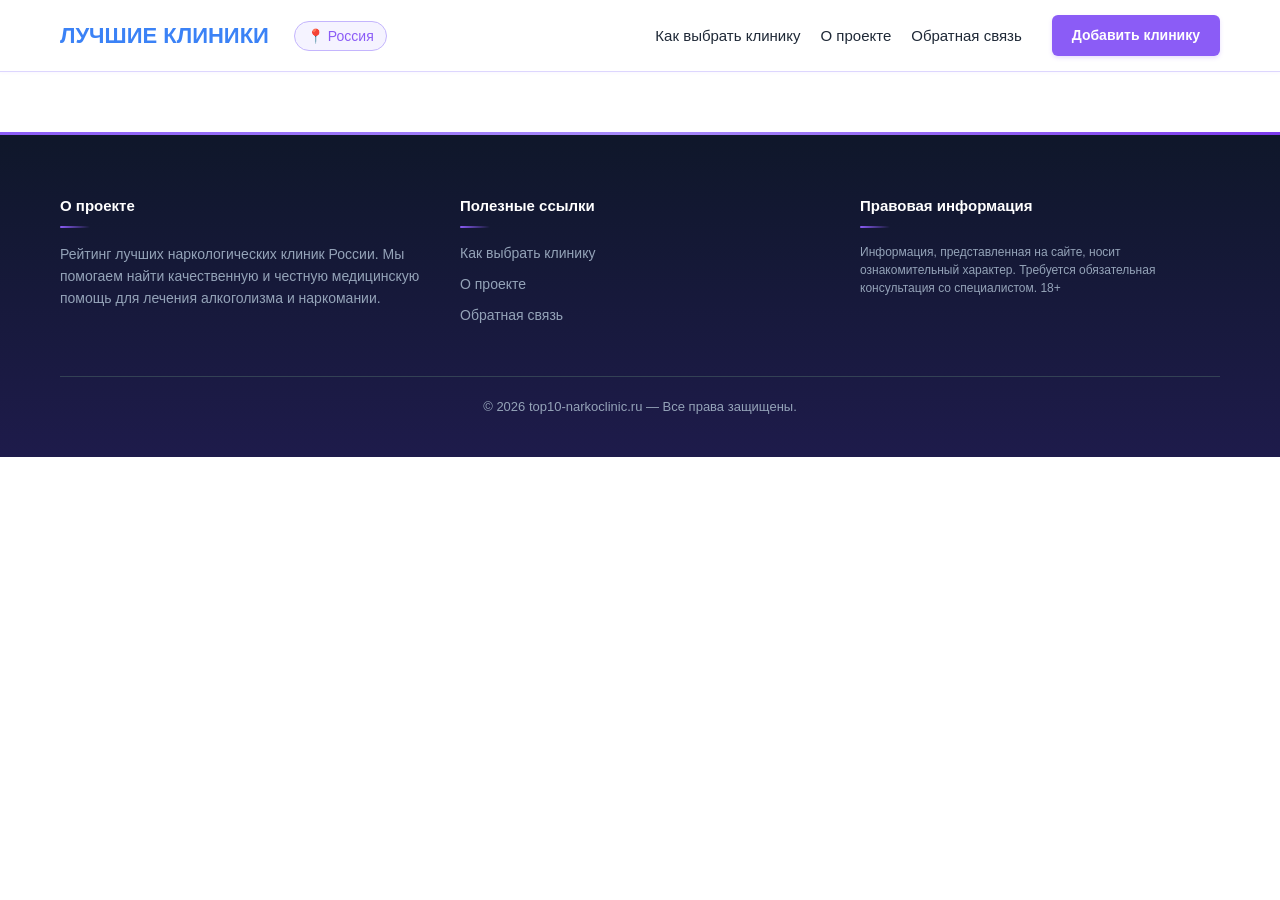
<file: шаблон.html>
<!DOCTYPE html>
<html lang="ru">

<head>
    <meta charset="UTF-8">
    <meta name="viewport" content="width=device-width, initial-scale=1, maximum-scale=1, user-scalable=0" />
    <link rel="canonical" href="https://top10-narkoclinic.ru/">
    <meta name="description"
        content="Ежегодно обновляемый независимый рейтинг наркологических центров и клиник в Москве. Честные оценки экспертов, реальные отзывы пациентов и актуальные цены на лечение зависимостей на портале Лучшие клиники.">
    <title>Рейтинг наркологических клиник Москвы 2026: ТОП лучших центров на top10-narkoclinic.ru</title>
    <meta name="keywords"
        content="рейтинг наркологических клиник, лучшие наркологические центры, наркология москва отзывы цены">
    <link rel="apple-touch-icon" sizes="180x180" href="/assets/img/favicon/apple-touch-icon.png">
    <link rel="icon" type="image/png" sizes="32x32" href="/assets/img/favicon/favicon-32x32.png">
    <link rel="icon" type="image/png" sizes="16x16" href="/assets/img/favicon/favicon-16x16.png">
    <link rel="stylesheet" href="../style.css">
    <meta name="robots" content="noindex, nofollow" />
</head>

<body>


    <header class="header">
        <div class="header__wrapper">
            <div class="header__container">
                <a class="header__logo logo" href="https://top10-narkoclinic.ru/">
                    <span class="logo__text"
                        style="font-weight: 800; text-transform: uppercase; color: #3b82f6; font-size: 22px;">Лучшие
                        Клиники</span>
                </a>
                <button class="header__city-button city__button">
                    <span>📍 Россия</span>
                </button>
            </div>
            <div class="header__menu">
                <nav class="header__links">
                    <ul class="header__links-list">
                        <li><a href="./pages/kak-vibrat-kliniky.html">Как выбрать клинику</a></li>
                        <li><a href="./pages/o-nas.html">О проекте</a></li>
                        <li><a href="./pages/contacts.html">Обратная связь</a></li>
                    </ul>
                </nav>
                <a href="https://lk.top10-narkoclinic.ru" class="primary-button header__button">
                    <span class="primary-button__text">Добавить клинику</span>
                </a>
            </div>
        </div>
    </header>

























    <footer class="footer">
        <div class="container">
            <div class="footer-grid">
                <div>
                    <h4>О проекте</h4>
                    <p style="line-height: 1.6;">Рейтинг лучших наркологических клиник России. Мы помогаем найти
                        качественную и честную медицинскую помощь для лечения алкоголизма и наркомании.</p>
                </div>
                <div>
                    <h4>Полезные ссылки</h4>
                    <ul>
                        <li><a href="./pages/kak-vibrat-kliniky.html">Как выбрать клинику</a></li>
                        <li><a href="./pages/o-nas.html">О проекте</a></li>
                        <li><a href="./pages/contacts.html">Обратная связь</a></li>
                    </ul>
                </div>
                <div>
                    <h4>Правовая информация</h4>
                    <p style="font-size: 12px; line-height: 1.5;">Информация, представленная на сайте, носит
                        ознакомительный
                        характер. Требуется обязательная консультация со специалистом. 18+</p>
                </div>
            </div>
            <div
                style="border-top: 1px solid #334155; margin-top: 40px; padding-top: 20px; text-align: center; font-size: 13px;">
                <p>© 2026 top10-narkoclinic.ru — Все права защищены.</p>
            </div>
        </div>
    </footer>

    <script src="./scripts/main.js" type="module"></script>

</body>

</html>
</file>
<file: css/heder.css>
/* Шапка */
.header {
  background: #fff;
  border-bottom: 1px solid var(--border-color);
  position: sticky;
  top: 0;
  z-index: 100;
  box-shadow: 0 1px 3px rgba(139, 92, 246, 0.05);
}

.header__wrapper {
  max-width: var(--max-width);
  margin: 0 auto;
  padding: 15px 20px;
  display: flex;
  justify-content: space-between;
  align-items: center;
}

.header__container {
  display: flex;
  align-items: center;
  gap: 25px;
}

.logo {
  display: flex;
  align-items: center;
  gap: 10px;
  text-decoration: none;
}

.header__city-button {
  display: flex;
  align-items: center;
  gap: 6px;
  background: #f5f3ff;
  border: 1px solid #c4b5fd;
  padding: 6px 12px;
  border-radius: 20px;
  color: var(--primary-color);
  font-size: 14px;
  cursor: pointer;
  font-weight: 500;
  transition: background 0.2s;
}

.header__city-button:hover {
  background: #ede9fe;
}

.header__menu {
  display: flex;
  align-items: center;
  gap: 30px;
}

.header__links-list {
  display: flex;
  list-style: none;
  gap: 20px;
}

.header__links-list a {
  color: var(--text-dark);
  text-decoration: none;
  font-size: 15px;
  font-weight: 500;
  transition: color 0.2s;
}

.header__links-list a:hover {
  color: var(--primary-color);
}

.primary-button {
  background: var(--primary-color);
  color: white;
  padding: 10px 20px;
  border-radius: 6px;
  text-decoration: none;
  font-size: 14px;
  font-weight: 600;
  border: none;
  cursor: pointer;
  display: inline-block;
  transition: background 0.2s, transform 0.2s;
  box-shadow: 0 2px 4px rgba(139, 92, 246, 0.2);
}

.primary-button:hover {
  background: var(--primary-hover);
  transform: translateY(-1px);
  box-shadow: 0 4px 8px rgba(139, 92, 246, 0.3);
}
</file>
<file: css/главная.css>
:root {
  --primary-color: #8b5cf6;
  --primary-hover: #7c3aed;
  --secondary-color: #7c3aed;
  --premium-color: #f59e0b;
  --accent-green: #6d28d9;
  --text-dark: #1f2937;
  --text-muted: #6b7280;
  --bg-light: #f5f3ff;
  --border-color: #ddd6fe;
  --max-width: 1200px;
}

* {
  box-sizing: border-box;
  margin: 0;
  padding: 0;
  font-family: -apple-system, BlinkMacSystemFont, "Segoe UI", Roboto, sans-serif;
}

body {
  background-color: #fff;
  color: var(--text-dark);
  line-height: 1.5;
}

.container {
  width: 100%;
  max-width: var(--max-width);
  margin: 0 auto;
  padding: 0 20px;
}

/* Интро */
.intro {
  background: linear-gradient(135deg, #f5f3ff 0%, #ede9fe 50%, #c4b5fd 100%);
  padding: 60px 0;
  text-align: center;
  border-bottom: 1px solid var(--border-color);
}

.intro__container {
  max-width: 800px;
  margin: 0 auto;
  padding: 0 20px;
}

.intro__title {
  font-size: 36px;
  font-weight: 800;
  margin-bottom: 15px;
  color: #0f172a;
}

.intro__title span {
  color: var(--primary-color);
}

.intro__subtitle {
  color: var(--text-muted);
  font-size: 18px;
  margin-bottom: 30px;
}

.search__container {
  background: #fff;
  padding: 8px;
  border-radius: 12px;
  box-shadow: 0 10px 15px -3px rgba(139, 92, 246, 0.1);
  display: flex;
  gap: 10px;
  margin-bottom: 30px;
  border: 1px solid var(--border-color);
}

.search__form {
  flex: 1;
}

.search__input {
  width: 100%;
  border: none;
  padding: 12px;
  font-size: 16px;
  outline: none;
}

.search__button {
  background: var(--primary-color);
  color: white;
  padding: 12px 28px;
  border-radius: 8px;
  text-decoration: none;
  font-weight: 600;
  display: flex;
  align-items: center;
  transition: background 0.2s;
}

.search__button:hover {
  background: var(--primary-hover);
}

.intro__advs {
  display: flex;
  justify-content: center;
  flex-wrap: wrap;
  gap: 15px;
}

.intro__adv {
  background: #fff;
  border: 1px solid var(--border-color);
  padding: 8px 16px;
  border-radius: 30px;
  font-size: 14px;
  font-weight: 500;
  display: flex;
  align-items: center;
  gap: 8px;
  color: var(--accent-green);
}

/* Фильтры */
.section-title {
  font-size: 26px;
  font-weight: 700;
  margin-bottom: 25px;
  color: #0f172a;
}

.catalog-filters {
  padding: 40px 0 20px;
}

.filters-grid {
  display: grid;
  grid-template-columns: repeat(auto-fit, minmax(200px, 1fr));
  gap: 15px;
}

.filter-select {
  width: 100%;
  padding: 12px;
  border-radius: 8px;
  border: 1px solid var(--border-color);
  background-color: #fff;
  font-size: 14px;
  outline: none;
}

/* Карточки */
.rating-list {
  padding: 30px 0;
}

.clinic-card {
  background: white;
  border: 1px solid var(--border-color);
  border-radius: 12px;
  padding: 25px;
  margin-bottom: 30px;
  display: flex;
  gap: 25px;
  box-shadow: 0 4px 6px -1px rgba(139, 92, 246, 0.05);
  position: relative;
  transition: box-shadow 0.2s, transform 0.2s;
}

.clinic-card:hover {
  box-shadow: 0 10px 25px -5px rgba(139, 92, 246, 0.15);
  transform: translateY(-2px);
}

.clinic-card--premium {
  border: 2px solid var(--premium-color);
  background: linear-gradient(180deg, #fffcf5 0%, #ffffff 100%);
}

.clinic-card__logo {
  flex: 0 0 180px;
  text-align: center;
}

.clinic-card-img-stub {
  width: 100%;
  height: 120px;
  background: #f5f3ff;
  border-radius: 8px;
  display: flex;
  align-items: center;
  justify-content: center;
  color: #9ca3af;
  font-weight: bold;
  border: 1px solid var(--border-color);
  font-size: 14px;
  letter-spacing: 0.5px;
  padding: 0 5px;
  text-align: center;
  object-fit: cover;
}

.clinic-card__badge {
  font-size: 11px;
  font-weight: bold;
  padding: 5px 10px;
  border-radius: 4px;
  margin-top: 12px;
  display: inline-block;
  text-transform: uppercase;
  letter-spacing: 0.5px;
}

.clinic-card__info {
  flex: 1;
}

.clinic-card__meta {
  display: flex;
  flex-wrap: wrap;
  gap: 15px;
  margin: 8px 0 12px;
  font-size: 13px;
  color: var(--text-muted);
}

.clinic-card__meta a {
  color: var(--primary-color);
  text-decoration: none;
}

.clinic-card__meta a:hover {
  color: var(--primary-hover);
  text-decoration: underline;
}

.clinic-card__descr {
  color: #4b5563;
  font-size: 14px;
  line-height: 1.6;
  margin-bottom: 15px;
}

.clinic-card__advantages {
  display: grid;
  grid-template-columns: repeat(2, 1fr);
  gap: 8px;
  margin-bottom: 15px;
  background: #f5f3ff;
  padding: 10px 12px;
  border-radius: 6px;
  border: 1px dashed #a78bfa;
}

.advantage-item {
  display: flex;
  align-items: flex-start;
  gap: 6px;
  font-size: 13px;
  color: #0f172a;
}

.advantage-item::before {
  content: "✓ ";
  color: var(--secondary-color);
  font-weight: bold;
}

.clinic-card__services {
  margin-bottom: 15px;
}

.clinic-card__services-title {
  font-size: 13px;
  font-weight: 700;
  text-transform: uppercase;
  color: var(--accent-green);
  margin-bottom: 8px;
  letter-spacing: 0.5px;
}

.clinic-card__services-list {
  display: grid;
  grid-template-columns: repeat(2, 1fr);
  gap: 10px;
}

.service-row {
  display: flex;
  justify-content: space-between;
  align-items: center;
  font-size: 13px;
  background: #f5f3ff;
  padding: 6px 12px;
  border-radius: 4px;
  border: 1px solid #ddd6fe;
}

.service-name {
  color: #334155;
  font-weight: 500;
}

.service-price {
  font-weight: 700;
  color: var(--accent-green);
  white-space: nowrap;
}

.clinic-card__rating-breakdown {
  background: #f5f3ff;
  border-radius: 8px;
  padding: 12px 15px;
  margin-bottom: 15px;
  display: grid;
  grid-template-columns: repeat(2, 1fr);
  gap: 10px;
  border: 1px solid var(--border-color);
}

.rating-item {
  display: flex;
  justify-content: space-between;
  align-items: center;
  font-size: 12px;
  color: #4b5563;
}

.rating-bar {
  height: 6px;
  background: #ddd6fe;
  border-radius: 3px;
  width: 80px;
  position: relative;
  overflow: hidden;
}

.rating-fill {
  height: 100%;
  background: linear-gradient(90deg, #8b5cf6, #7c3aed);
  position: absolute;
  left: 0;
  top: 0;
}

.clinic-card__rating-block {
  flex: 0 0 220px;
  border-left: 1px solid var(--border-color);
  padding-left: 25px;
  display: flex;
  flex-direction: column;
  justify-content: space-between;
}

.rating-box {
  text-align: right;
}

.rating-value {
  font-size: 32px;
  font-weight: 800;
  color: var(--secondary-color);
}

.clinic-card--premium .rating-value {
  color: var(--premium-color);
}

.rating-stars {
  color: #f59e0b;
  font-size: 14px;
}

.price-box {
  margin: 15px 0;
  text-align: right;
}

.price-box span {
  font-size: 12px;
  color: var(--text-muted);
}

.price-value {
  font-size: 18px;
  font-weight: 700;
  color: var(--accent-green);
}

/* Таймлайн для секции этапов */
.steps-section {
  padding: 70px 0;
  background: #fff;
}

.steps-timeline {
  position: relative;
  max-width: 900px;
  margin: 0 auto;
}

.timeline-step {
  display: flex;
  gap: 30px;
  position: relative;
  padding-bottom: 40px;
}

.timeline-step:last-child {
  padding-bottom: 0;
}

.timeline-connector {
  position: absolute;
  left: 34px;
  top: 70px;
  bottom: 0;
  width: 2px;
  background: linear-gradient(180deg, #c4b5fd 0%, #ede9fe 100%);
}

.timeline-circle {
  flex-shrink: 0;
  width: 70px;
  height: 70px;
  background: linear-gradient(135deg, #8b5cf6 0%, #7c3aed 100%);
  border-radius: 50%;
  display: flex;
  align-items: center;
  justify-content: center;
  box-shadow: 0 8px 20px rgba(139, 92, 246, 0.3);
  position: relative;
  z-index: 2;
  border: 4px solid #fff;
}

.timeline-num {
  color: #fff;
  font-size: 20px;
  font-weight: 800;
  letter-spacing: 0.5px;
}

.timeline-content {
  flex: 1;
  background: #fff;
  padding: 25px;
  border-radius: 14px;
  border: 1px solid #ede9fe;
  box-shadow: 0 4px 12px rgba(139, 92, 246, 0.06);
  transition: all 0.3s;
}

.timeline-content:hover {
  transform: translateX(6px);
  box-shadow: 0 8px 20px rgba(139, 92, 246, 0.12);
  border-color: #c4b5fd;
}

.timeline-icon {
  font-size: 32px;
  margin-bottom: 12px;
}

.timeline-content h3 {
  font-size: 18px;
  font-weight: 700;
  color: #0f172a;
  margin-bottom: 10px;
}

.timeline-content p {
  color: #4b5563;
  font-size: 14px;
  line-height: 1.6;
  margin-bottom: 14px;
}

.timeline-tags {
  display: flex;
  flex-wrap: wrap;
  gap: 8px;
}

.timeline-tag {
  background: #f5f3ff;
  color: #6d28d9;
  padding: 4px 12px;
  border-radius: 20px;
  font-size: 12px;
  font-weight: 600;
  border: 1px solid #ddd6fe;
}

@media (max-width: 600px) {
  .timeline-step {
    flex-direction: column;
    align-items: flex-start;
    gap: 15px;
    padding-left: 0;
  }

  .timeline-connector {
    display: none;
  }

  .timeline-circle {
    width: 60px;
    height: 60px;
  }
}

/* Отзывы (Слайдер) */
.slider-container {
  position: relative;
  overflow: hidden;
  width: 100%;
  padding: 10px 0;
}

.reviews-slider {
  display: flex;
  transition: transform 0.4s ease-in-out;
  gap: 20px;
}

.ctabs-review__item {
  flex: 0 0 calc(50% - 10px);
  min-width: calc(50% - 10px);
  background: #fff;
  border: 1px solid var(--border-color);
  padding: 25px;
  border-radius: 12px;
  box-shadow: 0 2px 4px rgba(139, 92, 246, 0.05);
  display: flex;
  flex-direction: column;
  justify-content: space-between;
}

.review-stars {
  color: #f59e0b;
  font-size: 14px;
  margin-bottom: 10px;
}

.slider-nav {
  display: flex;
  justify-content: center;
  gap: 15px;
  margin-top: 25px;
}

.slider-btn {
  background: #fff;
  border: 1px solid var(--border-color);
  width: 40px;
  height: 40px;
  border-radius: 50%;
  cursor: pointer;
  display: flex;
  align-items: center;
  justify-content: center;
  font-weight: bold;
  box-shadow: 0 2px 4px rgba(139, 92, 246, 0.05);
  user-select: none;
  transition: background 0.2s, color 0.2s;
  color: var(--primary-color);
}

.slider-btn:hover {
  background: var(--primary-color);
  color: white;
}

/* Эксперт */
.expert-banner {
  background: #f5f3ff;
  border: 1px solid #c4b5fd;
  border-radius: 16px;
  padding: 35px;
  display: flex;
  gap: 30px;
  align-items: center;
}

.expert-avatar {
  width: 100px;
  height: 100px;
  background: linear-gradient(135deg, #8b5cf6, #7c3aed);
  border-radius: 50%;
  display: flex;
  align-items: center;
  justify-content: center;
  font-size: 40px;
  color: white;
  flex-shrink: 0;
}

/* FAQ Аккордеон */
.faq-section {
  padding: 50px 0;
}

.faq-item {
  border: 1px solid var(--border-color);
  border-radius: 8px;
  margin-bottom: 12px;
  background: #fff;
  overflow: hidden;
  transition: border-color 0.2s;
}

.faq-item.active {
  border-color: var(--primary-color);
  box-shadow: 0 4px 12px rgba(139, 92, 246, 0.1);
}

.faq-question {
  padding: 18px 20px;
  font-weight: 600;
  font-size: 15px;
  cursor: pointer;
  display: flex;
  justify-content: space-between;
  align-items: center;
  user-select: none;
  background: #fff;
  transition: background 0.2s;
}

.faq-question:hover {
  background: #f5f3ff;
}

.faq-icon {
  font-size: 18px;
  font-weight: bold;
  color: var(--text-muted);
  transition: transform 0.2s, color 0.2s;
}

.faq-item.active .faq-icon {
  color: var(--primary-color);
  transform: rotate(45deg);
}

.faq-answer {
  max-height: 0;
  overflow: hidden;
  font-size: 14px;
  color: #4b5563;
  line-height: 1.6;
  transition: max-height 0.3s ease-out, padding 0.3s ease-out;
  padding: 0 20px;
}

.faq-item.active .faq-answer {
  padding: 0 20px 18px 20px;
  max-height: 500px;
}
</file>
<file: css/footer.css>
/* Футер */
.footer {
  background: linear-gradient(180deg, #0f172a 0%, #1e1b4b 100%);
  color: #94a3b8;
  padding: 60px 0 40px;
  font-size: 14px;
  margin-top: 60px;
  position: relative;
  border-top: 3px solid transparent;
  background-clip: padding-box;
}

.footer::before {
  content: "";
  position: absolute;
  top: -3px;
  left: 0;
  right: 0;
  height: 3px;
  background: linear-gradient(90deg, #8b5cf6 0%, #a78bfa 50%, #7c3aed 100%);
}

.footer-grid {
  display: grid;
  grid-template-columns: repeat(auto-fit, minmax(250px, 1fr));
  gap: 40px;
}

.footer h4 {
  color: #fff;
  margin-bottom: 15px;
  font-size: 15px;
  font-weight: 700;
  position: relative;
  padding-bottom: 10px;
}

.footer h4::after {
  content: "";
  position: absolute;
  bottom: 0;
  left: 0;
  width: 30px;
  height: 2px;
  background: linear-gradient(90deg, #8b5cf6, transparent);
  border-radius: 2px;
}

.footer ul {
  list-style: none;
}

.footer ul li {
  margin-bottom: 10px;
}

.footer ul li a {
  color: #94a3b8;
  text-decoration: none;
  transition: color 0.2s, padding-left 0.2s;
  display: inline-block;
}

.footer ul li a:hover {
  color: #a78bfa;
  padding-left: 4px;
}

.footer p {
  line-height: 1.6;
}

/* Блок копирайта */
.footer-copyright {
  margin-top: 40px;
  padding-top: 25px;
  border-top: 1px solid #1e293b;
  text-align: center;
  font-size: 13px;
  color: #64748b;
}

.footer-copyright strong {
  color: #a78bfa;
  font-weight: 700;
}

@media (max-width: 900px) {
  .clinic-card {
    flex-direction: column;
  }

  .clinic-card__advantages,
  .clinic-card__services-list {
    grid-template-columns: 1fr;
  }

  .clinic-card__rating-block {
    border-left: none;
    border-top: 1px solid var(--border-color);
    padding-left: 0;
    padding-top: 20px;
    flex-direction: row;
    align-items: center;
  }

  .ctabs-review__item {
    flex: 0 0 100%;
    min-width: 100%;
  }

  .header__menu {
    display: none;
  }

  .expert-banner {
    flex-direction: column;
    text-align: center;
  }

  .footer-grid {
    grid-template-columns: 1fr;
    gap: 30px;
  }

  .footer h4::after {
    left: 50%;
    transform: translateX(-50%);
  }
}
</file>
<file: style.css>
@import url(./css/heder.css);
@import url(./css/footer.css);
@import url(./css/главная.css);
</file>
